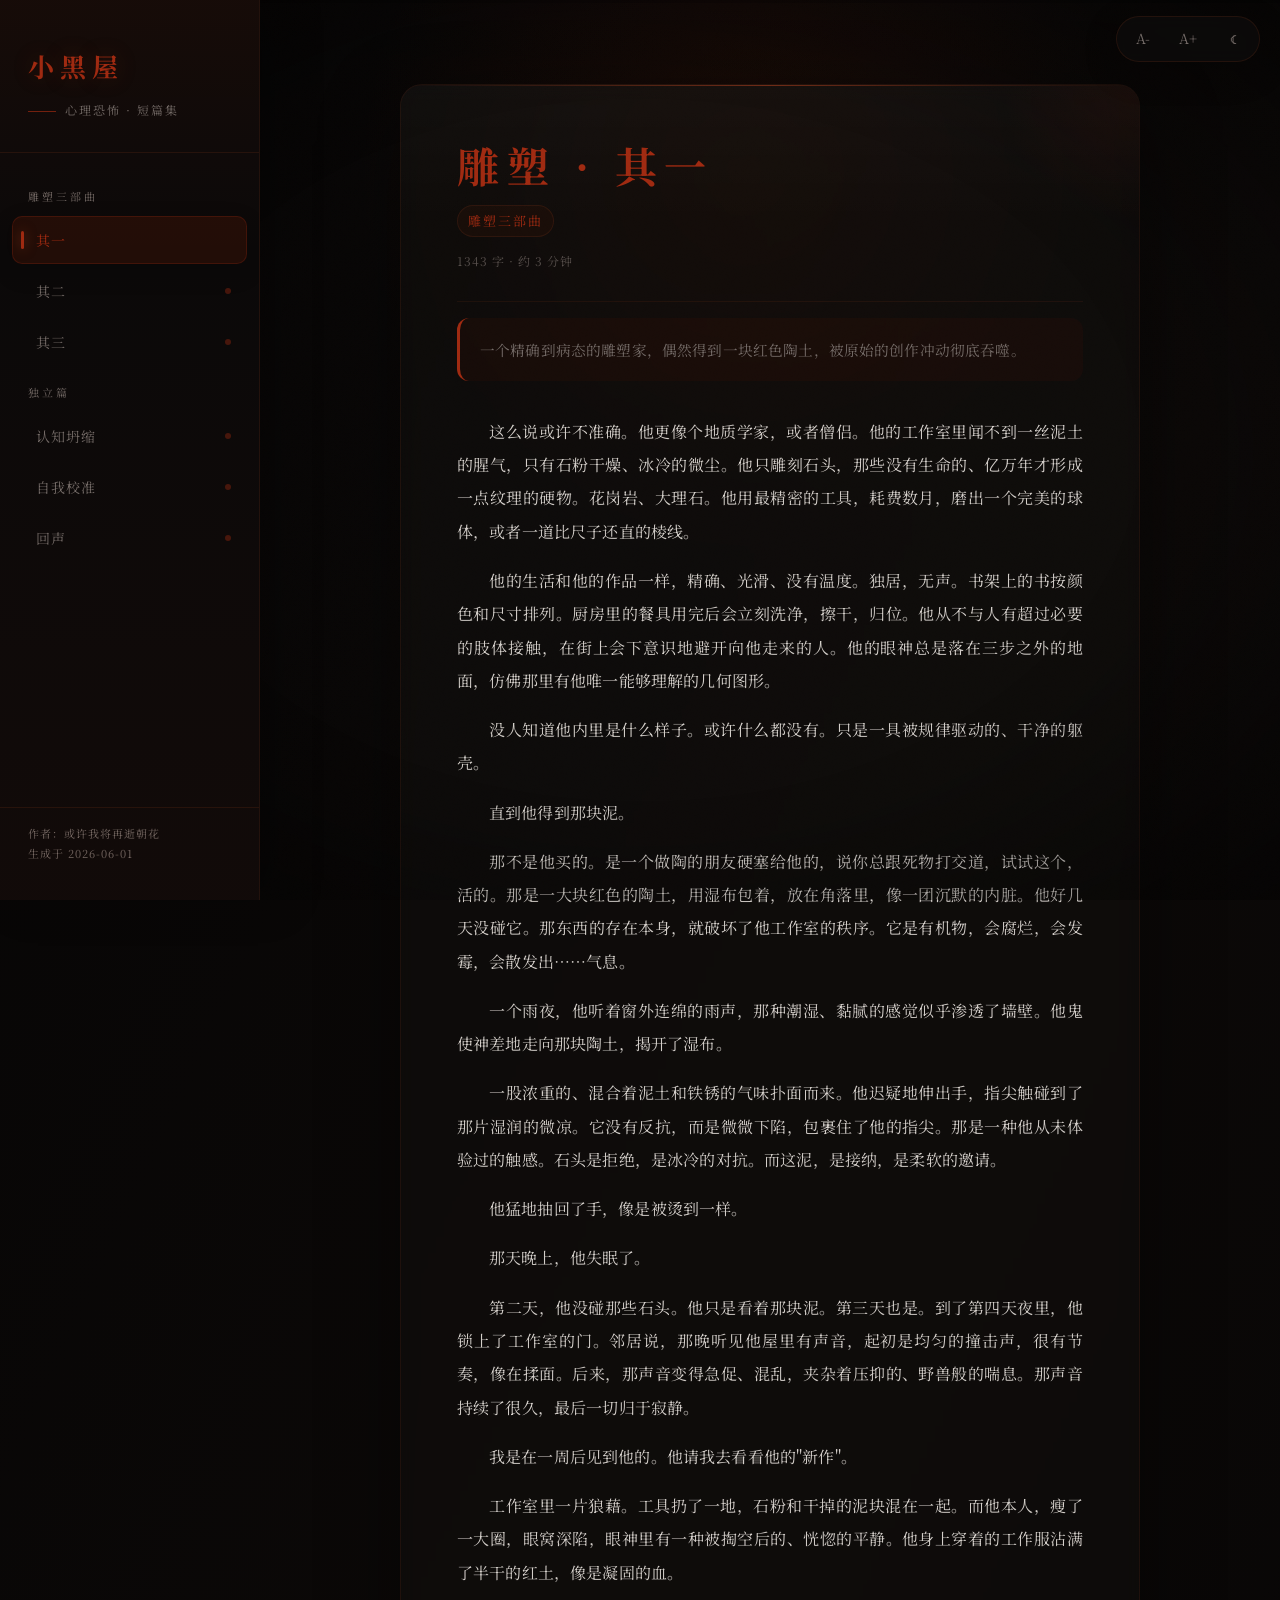
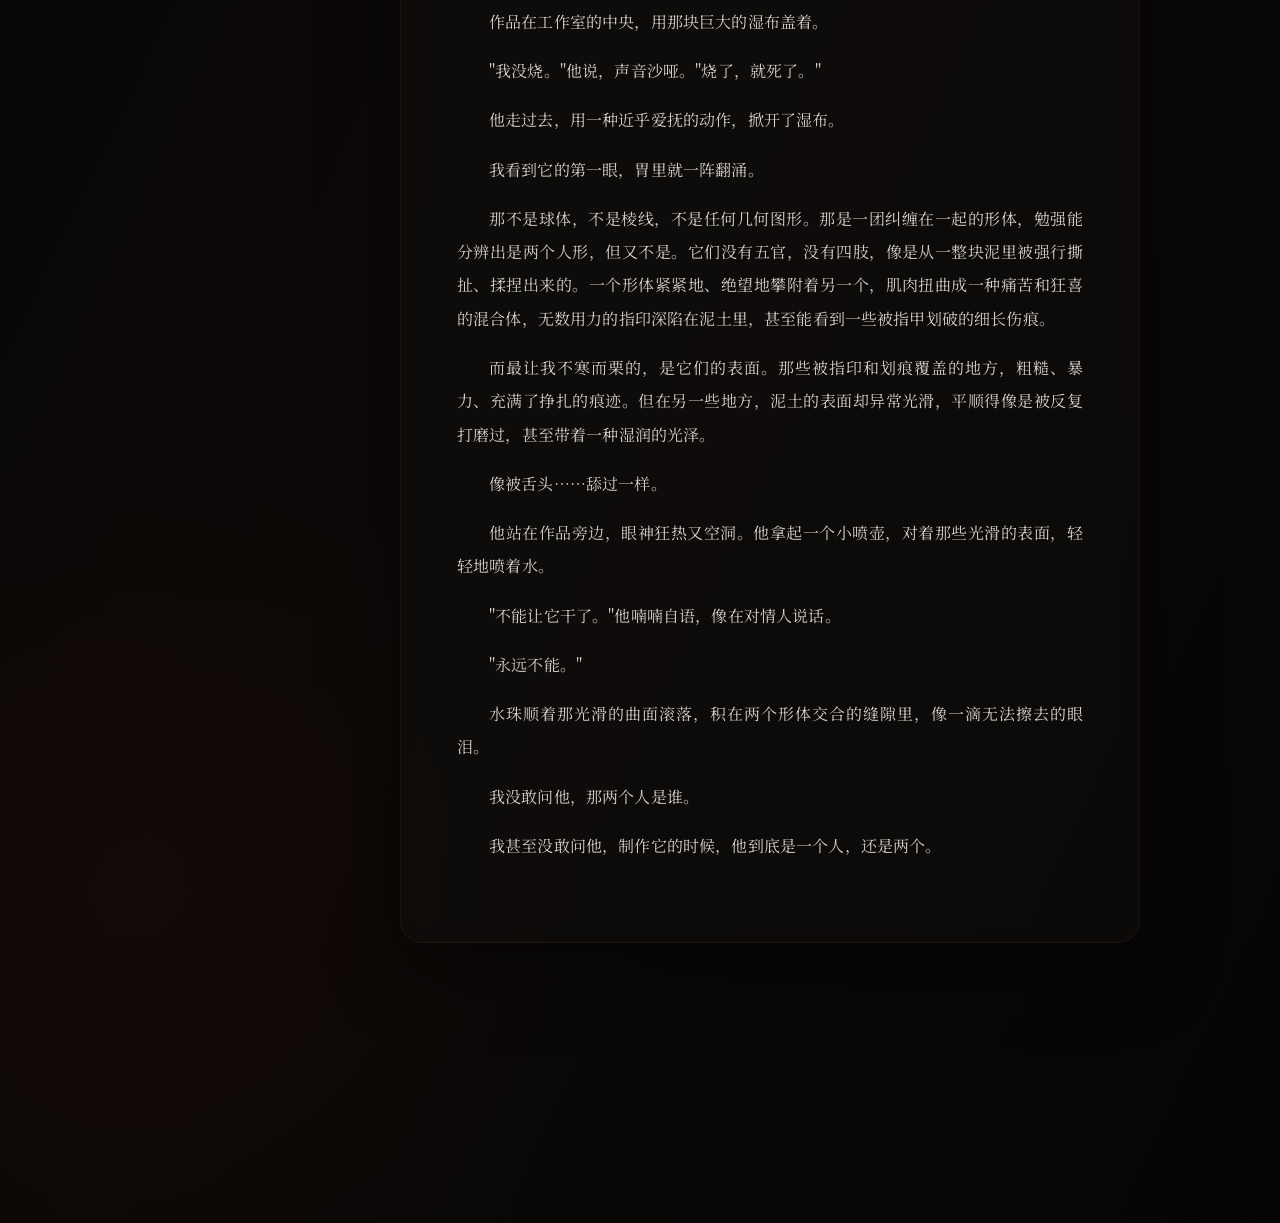
<file: 小黑屋/index.html>
<!DOCTYPE html>
<html lang="zh-CN">
<head>
<meta charset="UTF-8">
<meta name="viewport" content="width=device-width, initial-scale=1.0">
<title>小黑屋</title>
<style>
  @import url('https://fonts.googleapis.com/css2?family=Noto+Serif+SC:wght@400;700&display=swap');

  * { margin: 0; padding: 0; box-sizing: border-box; }

  :root {
    --bg: #0a0a0a;
    --bg-sidebar: #0f0f0f;
    --text: #c8c8c8;
    --text-dim: #666;
    --accent: #8b2500;
    --accent-glow: #a03000;
    --border: #1a1a1a;
    --hover: #151515;
    --active: #1a0a0a;
    --toolbar-bg: rgba(15,15,15,0.85);
    --font-size: 16px;
    --vignette-opacity: 1;
  }

  .day-mode {
    --bg: #f5f0e8;
    --bg-sidebar: #ebe6de;
    --text: #2c2c2c;
    --text-dim: #888;
    --accent: #8b2500;
    --accent-glow: #a03000;
    --border: #d5d0c8;
    --hover: #eae5dd;
    --active: #f0e8d8;
    --toolbar-bg: rgba(235,230,222,0.9);
    --vignette-opacity: 0.4;
  }

  body {
    background: var(--bg);
    color: var(--text);
    font-family: 'Noto Serif SC', 'Songti SC', 'SimSun', 'STSong', serif;
    font-size: var(--font-size);
    line-height: 2;
    display: flex;
    min-height: 100vh;
    transition: background 0.4s, color 0.4s;
  }

  ::selection { background: rgba(139,37,0,0.35); color: #fff; }
  ::-moz-selection { background: rgba(139,37,0,0.35); color: #fff; }

  /* ── Progress Bar ── */
  .progress-bar {
    position: fixed;
    top: 0; left: 260px; right: 0;
    height: 2px;
    z-index: 200;
    background: transparent;
    transition: left 0.3s;
  }
  .progress-bar .fill {
    height: 100%;
    width: 0%;
    background: var(--accent);
    box-shadow: 0 0 8px var(--accent-glow);
    transition: width 0.1s linear;
  }

  /* ── Vignette ── */
  .vignette {
    position: fixed;
    inset: 0;
    pointer-events: none;
    z-index: 50;
    opacity: var(--vignette-opacity);
    background: radial-gradient(ellipse at center, transparent 55%, rgba(0,0,0,0.45) 100%);
    transition: opacity 0.4s;
  }

  /* ── Noise Texture ── */
  .noise {
    position: fixed;
    inset: 0;
    pointer-events: none;
    z-index: 51;
    opacity: 0.035;
    mix-blend-mode: overlay;
    background-image: url("data:image/svg+xml,%3Csvg viewBox='0 0 256 256' xmlns='http://www.w3.org/2000/svg'%3E%3Cfilter id='n'%3E%3CfeTurbulence type='fractalNoise' baseFrequency='0.85' numOctaves='4' stitchTiles='stitch'/%3E%3C/filter%3E%3Crect width='100%25' height='100%25' filter='url(%23n)'/%3E%3C/svg%3E");
    background-repeat: repeat;
    background-size: 180px;
  }
  .day-mode .noise { opacity: 0.02; }

  /* ── Sidebar ── */
  .sidebar {
    position: fixed;
    top: 0; left: 0;
    width: 260px;
    height: 100vh;
    background: var(--bg-sidebar);
    border-right: 1px solid var(--border);
    padding: 40px 0 20px;
    display: flex;
    flex-direction: column;
    z-index: 100;
    transition: transform 0.3s, background 0.4s;
  }
  .sidebar-header {
    padding: 0 28px 30px;
    border-bottom: 1px solid var(--border);
    margin-bottom: 10px;
  }
  .sidebar-header h1 {
    font-size: 22px;
    font-weight: 700;
    color: var(--accent);
    letter-spacing: 6px;
    margin-bottom: 6px;
  }
  .sidebar-header p {
    font-size: 12px;
    color: var(--text-dim);
    letter-spacing: 2px;
  }
  .nav-list {
    list-style: none;
    flex: 1;
    overflow-y: auto;
    padding: 10px 0;
  }
  .nav-group-label {
    padding: 12px 28px 6px;
    font-size: 11px;
    color: var(--text-dim);
    letter-spacing: 3px;
    text-transform: uppercase;
  }
  .nav-list li[data-idx] {
    padding: 10px 28px 10px 36px;
    cursor: pointer;
    font-size: 14px;
    color: var(--text-dim);
    transition: all 0.2s;
    border-left: 3px solid transparent;
    letter-spacing: 1px;
    position: relative;
  }
  .nav-list li[data-idx]:hover {
    background: var(--hover);
    color: var(--text);
  }
  .nav-list li[data-idx].active {
    background: var(--active);
    color: var(--accent);
    border-left-color: var(--accent);
  }
  .nav-list li[data-idx]::after {
    content: '';
    position: absolute;
    right: 16px;
    top: 50%;
    transform: translateY(-50%);
    width: 6px;
    height: 6px;
    border-radius: 50%;
    background: var(--accent);
    opacity: 0;
    transition: opacity 0.3s;
  }
  .nav-list li[data-idx].visited::after { opacity: 0.4; }
  .nav-list li[data-idx].active::after { opacity: 0; }
  .sidebar-footer {
    padding: 16px 28px;
    border-top: 1px solid var(--border);
    font-size: 11px;
    color: var(--text-dim);
    letter-spacing: 1px;
    line-height: 1.8;
  }

  /* ── Main Content ── */
  .main {
    margin-left: 260px;
    flex: 1;
    min-height: 100vh;
    display: flex;
    flex-direction: column;
    align-items: center;
    padding: 60px 40px 80px;
    transition: margin-left 0.3s;
  }
  .article-wrap {
    max-width: 680px;
    width: 100%;
    opacity: 0;
    transform: translateY(16px);
    animation: fadeUp 0.6s cubic-bezier(0.22,1,0.36,1) forwards;
  }
  @keyframes fadeUp {
    to { opacity: 1; transform: translateY(0); }
  }
  .article-wrap h1 {
    font-size: 28px;
    font-weight: 700;
    color: var(--accent);
    margin-bottom: 8px;
    letter-spacing: 4px;
  }
  .article-subtitle {
    font-size: 13px;
    color: var(--text-dim);
    margin-bottom: 10px;
    letter-spacing: 2px;
  }
  .article-meta {
    font-size: 12px;
    color: var(--text-dim);
    margin-bottom: 40px;
    letter-spacing: 1px;
    opacity: 0.7;
  }
  .article-wrap p {
    text-indent: 2em;
    margin-bottom: 0.8em;
    text-align: justify;
  }
  .article-wrap p.no-indent { text-indent: 0; }
  .article-wrap p.drop-cap::first-letter {
    float: left;
    font-size: 3.2em;
    line-height: 0.85;
    padding-right: 8px;
    padding-top: 6px;
    color: var(--accent);
    font-weight: 700;
  }
  .article-wrap hr {
    border: none;
    border-top: 1px solid var(--border);
    margin: 40px auto;
    width: 60px;
  }
  .article-wrap strong {
    color: var(--accent-glow);
    font-weight: 700;
  }
  .end-mark {
    text-align: center;
    margin-top: 60px;
    color: var(--text-dim);
    font-size: 13px;
    letter-spacing: 4px;
  }

  /* ── Next Story Prompt ── */
  .next-prompt {
    display: none;
    margin-top: 60px;
    padding: 30px;
    text-align: center;
    border-top: 1px solid var(--border);
    opacity: 0;
    transform: translateY(10px);
    transition: opacity 0.5s, transform 0.5s;
  }
  .next-prompt.show { display: block; }
  .next-prompt.visible { opacity: 1; transform: translateY(0); }
  .next-prompt .label {
    font-size: 12px;
    color: var(--text-dim);
    letter-spacing: 2px;
    margin-bottom: 12px;
  }
  .next-prompt .next-btn {
    display: inline-block;
    padding: 10px 28px;
    border: 1px solid var(--accent);
    color: var(--accent);
    font-size: 14px;
    letter-spacing: 2px;
    cursor: pointer;
    border-radius: 4px;
    transition: all 0.3s;
    font-family: inherit;
    background: none;
  }
  .next-prompt .next-btn:hover {
    background: var(--accent);
    color: #fff;
  }

  /* ── Back to Top ── */
  .back-top {
    position: fixed;
    bottom: 24px;
    right: 24px;
    width: 40px;
    height: 40px;
    border-radius: 50%;
    border: 1px solid var(--border);
    background: var(--toolbar-bg);
    backdrop-filter: blur(8px);
    -webkit-backdrop-filter: blur(8px);
    color: var(--text-dim);
    font-size: 18px;
    cursor: pointer;
    display: flex;
    align-items: center;
    justify-content: center;
    opacity: 0;
    transform: translateY(10px);
    transition: all 0.3s;
    z-index: 150;
    pointer-events: none;
  }
  .back-top.show {
    opacity: 1;
    transform: translateY(0);
    pointer-events: auto;
  }
  .back-top:hover {
    border-color: var(--accent);
    color: var(--accent);
  }

  /* ── Toolbar ── */
  .toolbar {
    position: fixed;
    top: 16px;
    right: 20px;
    display: flex;
    gap: 6px;
    z-index: 200;
    background: var(--toolbar-bg);
    backdrop-filter: blur(8px);
    -webkit-backdrop-filter: blur(8px);
    border: 1px solid var(--border);
    border-radius: 8px;
    padding: 6px 8px;
    transition: background 0.4s, border-color 0.4s;
  }
  .toolbar button {
    background: none;
    border: 1px solid transparent;
    color: var(--text-dim);
    font-size: 14px;
    padding: 4px 10px;
    border-radius: 4px;
    cursor: pointer;
    transition: all 0.2s;
    font-family: inherit;
    line-height: 1.4;
  }
  .toolbar button:hover {
    color: var(--text);
    border-color: var(--border);
    background: var(--hover);
  }

  /* ── Mobile Toggle ── */
  .sidebar-toggle {
    display: none;
    position: fixed;
    top: 16px;
    left: 16px;
    z-index: 300;
    background: var(--toolbar-bg);
    backdrop-filter: blur(8px);
    -webkit-backdrop-filter: blur(8px);
    border: 1px solid var(--border);
    border-radius: 8px;
    padding: 8px 12px;
    color: var(--text-dim);
    font-size: 18px;
    cursor: pointer;
    transition: background 0.4s;
  }
  .overlay {
    display: none;
    position: fixed;
    inset: 0;
    background: rgba(0,0,0,0.5);
    z-index: 90;
  }

  /* ── Scrollbar ── */
  ::-webkit-scrollbar { width: 6px; }
  ::-webkit-scrollbar-track { background: transparent; }
  ::-webkit-scrollbar-thumb { background: #333; border-radius: 3px; }
  .day-mode ::-webkit-scrollbar-thumb { background: #ccc; }

  /* ── Key Hint ── */
  .key-hint {
    position: fixed;
    bottom: 16px;
    left: 50%;
    transform: translateX(-50%);
    font-size: 11px;
    color: var(--text-dim);
    letter-spacing: 1px;
    opacity: 0;
    transition: opacity 0.5s;
    z-index: 10;
    pointer-events: none;
  }
  .key-hint.show { opacity: 0.4; }
  .key-hint kbd {
    display: inline-block;
    padding: 1px 6px;
    border: 1px solid var(--border);
    border-radius: 3px;
    font-size: 11px;
    font-family: inherit;
    margin: 0 2px;
  }

  /* ── Responsive ── */
  @media (max-width: 768px) {
    .sidebar { transform: translateX(-100%); }
    .sidebar.open { transform: translateX(0); }
    .sidebar-toggle { display: block; }
    .overlay.show { display: block; }
    .main { margin-left: 0; padding: 70px 20px 60px; }
    .toolbar { top: 14px; right: 60px; }
    .progress-bar { left: 0; }
    .vignette { display: none; }
  }
  /* ── UI Polish Layer ── */
  :root {
    --bg: #060505;
    --bg-sidebar: rgba(12, 10, 10, 0.94);
    --text: #d4cfca;
    --text-dim: #746b67;
    --accent: #9f2a11;
    --accent-glow: #c0441f;
    --border: rgba(145, 60, 32, 0.18);
    --hover: rgba(139,37,0,0.10);
    --active: rgba(139,37,0,0.18);
    --toolbar-bg: rgba(13, 11, 11, 0.82);
    --paper: rgba(18, 15, 14, 0.54);
    --paper-border: rgba(145, 60, 32, 0.14);
    --shadow: rgba(0,0,0,0.45);
  }

  .day-mode {
    --bg: #f3ede3;
    --bg-sidebar: rgba(238, 230, 218, 0.94);
    --text: #2b2623;
    --text-dim: #83766e;
    --accent: #9b2b14;
    --accent-glow: #b33b1b;
    --border: rgba(109, 61, 38, 0.18);
    --hover: rgba(139,37,0,0.08);
    --active: rgba(139,37,0,0.12);
    --toolbar-bg: rgba(239, 231, 219, 0.86);
    --paper: rgba(255, 250, 241, 0.58);
    --paper-border: rgba(109, 61, 38, 0.16);
    --shadow: rgba(80,58,38,0.12);
  }

  body {
    background:
      radial-gradient(circle at 58% 6%, rgba(139, 37, 0, 0.12), transparent 30vw),
      radial-gradient(circle at 10% 88%, rgba(65, 14, 8, 0.16), transparent 34vw),
      linear-gradient(115deg, var(--bg), #0c0908 54%, var(--bg));
    letter-spacing: 0.01em;
  }
  .day-mode body,
  body.day-mode {
    background:
      radial-gradient(circle at 58% 6%, rgba(139, 37, 0, 0.08), transparent 30vw),
      radial-gradient(circle at 10% 88%, rgba(186, 129, 82, 0.18), transparent 34vw),
      linear-gradient(115deg, var(--bg), #fbf5eb 54%, var(--bg));
  }

  .progress-bar { height: 3px; background: rgba(0,0,0,0.16); }
  .progress-bar .fill {
    background: linear-gradient(90deg, #541407, var(--accent), #e15b2d);
    box-shadow: 0 0 14px rgba(192, 68, 31, 0.75);
  }

  .sidebar {
    box-shadow: 18px 0 40px rgba(0,0,0,0.26);
    backdrop-filter: blur(14px);
    -webkit-backdrop-filter: blur(14px);
  }
  .sidebar::before {
    content: '';
    position: absolute;
    inset: 0;
    pointer-events: none;
    background: linear-gradient(180deg, rgba(139,37,0,0.09), transparent 28%, rgba(139,37,0,0.05));
  }
  .sidebar-header { position: relative; }
  .sidebar-header h1 {
    font-size: 26px;
    text-shadow: 0 0 24px rgba(192, 68, 31, 0.22);
  }
  .sidebar-header p::before {
    content: '';
    display: inline-block;
    width: 28px;
    height: 1px;
    margin-right: 9px;
    vertical-align: middle;
    background: var(--accent);
    opacity: 0.7;
  }

  .nav-list li[data-idx] {
    margin: 3px 12px;
    border-radius: 10px;
    border-left-width: 0;
    padding-left: 24px;
  }
  .nav-list li[data-idx].active {
    box-shadow: inset 0 0 0 1px rgba(159,42,17,0.25), 0 8px 24px rgba(0,0,0,0.16);
  }
  .nav-list li[data-idx].active::before {
    content: '';
    position: absolute;
    left: 9px;
    top: 50%;
    transform: translateY(-50%);
    width: 3px;
    height: 18px;
    border-radius: 999px;
    background: var(--accent);
    box-shadow: 0 0 12px rgba(192,68,31,0.55);
  }
  .nav-list li[data-idx]:hover {
    transform: translateX(2px);
  }

  .main {
    padding-top: 84px;
  }
  .article-wrap {
    max-width: 740px;
    padding: 52px 56px 64px;
    border: 1px solid var(--paper-border);
    border-radius: 22px;
    background:
      linear-gradient(180deg, rgba(255,255,255,0.018), transparent 140px),
      var(--paper);
    box-shadow: 0 24px 80px var(--shadow);
    backdrop-filter: blur(8px);
    -webkit-backdrop-filter: blur(8px);
    position: relative;
    overflow: hidden;
  }
  .article-wrap::before {
    content: '';
    position: absolute;
    left: 0; right: 0; top: 0;
    height: 1px;
    background: linear-gradient(90deg, transparent, rgba(192,68,31,0.55), transparent);
  }
  .article-wrap::after {
    content: '';
    position: absolute;
    top: -120px;
    right: -120px;
    width: 260px;
    height: 260px;
    border-radius: 50%;
    background: radial-gradient(circle, rgba(159,42,17,0.10), transparent 68%);
    pointer-events: none;
  }
  .article-wrap h1 {
    font-size: clamp(30px, 4vw, 42px);
    letter-spacing: 0.18em;
    line-height: 1.35;
    margin-bottom: 10px;
  }
  .article-subtitle {
    display: inline-block;
    margin-bottom: 12px;
    padding: 2px 10px;
    border: 1px solid var(--border);
    border-radius: 999px;
    background: rgba(139,37,0,0.08);
    color: var(--accent);
  }
  .article-meta {
    padding-bottom: 28px;
    margin-bottom: 34px;
    border-bottom: 1px solid var(--border);
  }
  .article-desc {
    margin: -18px 0 34px;
    padding: 18px 20px;
    border-left: 3px solid var(--accent);
    border-radius: 12px;
    background: rgba(139,37,0,0.075);
    color: var(--text-dim);
    font-size: 0.92em;
    line-height: 1.85;
  }
  .article-wrap p {
    line-height: 2.08;
    margin-bottom: 1em;
  }
  .article-wrap p.drop-cap::first-letter {
    text-shadow: 0 0 18px rgba(192,68,31,0.25);
  }
  .article-wrap hr {
    width: 86px;
    border-top: none;
    height: 1px;
    background: linear-gradient(90deg, transparent, var(--accent), transparent);
    opacity: 0.45;
  }

  .toolbar {
    border-radius: 999px;
    padding: 7px;
    box-shadow: 0 10px 34px rgba(0,0,0,0.22);
  }
  .toolbar button {
    min-width: 38px;
    border-radius: 999px;
  }
  .toolbar button:active,
  .back-top:active,
  .next-btn:active {
    transform: scale(0.96);
  }

  .next-prompt {
    width: min(740px, 100%);
    border-radius: 18px;
    background: var(--paper);
    border: 1px solid var(--paper-border);
    box-shadow: 0 18px 50px var(--shadow);
  }
  .back-top {
    box-shadow: 0 12px 36px rgba(0,0,0,0.25);
  }

  @media (max-width: 768px) {
    .article-wrap {
      padding: 38px 24px 48px;
      border-radius: 18px;
    }
    .main { padding-top: 86px; }
  }
</style>
</head>
<body>

<!-- Vignette -->
<div class="vignette"></div>
<!-- Noise Texture -->
<div class="noise"></div>
<!-- Progress Bar -->
<div class="progress-bar"><div class="fill" id="progressFill"></div></div>

<!-- Sidebar Toggle (mobile) -->
<button class="sidebar-toggle" onclick="toggleSidebar()" aria-label="Menu">&#9776;</button>
<div class="overlay" id="overlay" onclick="toggleSidebar()"></div>

<!-- Sidebar -->
<nav class="sidebar" id="sidebar">
  <div class="sidebar-header">
    <h1>小黑屋</h1>
    <p>心理恐怖 · 短篇集</p>
  </div>
  <ul class="nav-list" id="navList">
    <li class="nav-group-label">雕塑三部曲</li>
    <li data-idx="0" onclick="switchTo(0)">其一</li>
    <li data-idx="1" onclick="switchTo(1)">其二</li>
    <li data-idx="2" onclick="switchTo(2)">其三</li>
    <li class="nav-group-label">独立篇</li>
    <li data-idx="3" onclick="switchTo(3)">认知坍缩</li>
    <li data-idx="4" onclick="switchTo(4)">自我校准</li>
    <li data-idx="5" onclick="switchTo(5)">回声</li>
  </ul>
  <div class="sidebar-footer">
    作者：或许我将再逝朝花<br>
    生成于 2026-06-01
  </div>
</nav>

<!-- Toolbar -->
<div class="toolbar">
  <button onclick="changeFontSize(-1)" title="缩小字号">A-</button>
  <button onclick="changeFontSize(1)" title="放大字号">A+</button>
  <button id="themeBtn" onclick="toggleTheme()" title="切换日间/夜间模式">&#9790;</button>
</div>

<!-- Main Content -->
<main class="main">
  <div id="contentArea"></div>
  <div class="next-prompt" id="nextPrompt">
    <div class="label">- 下一篇 -</div>
    <button class="next-btn" id="nextBtn"></button>
  </div>
</main>

<!-- Back to Top -->
<button class="back-top" id="backTop" onclick="window.scrollTo({top:0,behavior:'smooth'})" title="返回顶部">&#8593;</button>
<!-- Key Hint -->
<div class="key-hint" id="keyHint"><kbd>&larr;</kbd> <kbd>&rarr;</kbd> 切换</div>

<script>
// ── Story Data ──
const stories = [
{
  title: "雕塑 · 其一",
  tag: "雕塑三部曲",
  desc: "一个精确到病态的雕塑家，偶然得到一块红色陶土，被原始的创作冲动彻底吞噬。",
  html: `
<p>他曾是个雕塑家。</p>
<p>这么说或许不准确。他更像个地质学家，或者僧侣。他的工作室里闻不到一丝泥土的腥气，只有石粉干燥、冰冷的微尘。他只雕刻石头，那些没有生命的、亿万年才形成一点纹理的硬物。花岗岩、大理石。他用最精密的工具，耗费数月，磨出一个完美的球体，或者一道比尺子还直的棱线。</p>
<p>他的生活和他的作品一样，精确、光滑、没有温度。独居，无声。书架上的书按颜色和尺寸排列。厨房里的餐具用完后会立刻洗净，擦干，归位。他从不与人有超过必要的肢体接触，在街上会下意识地避开向他走来的人。他的眼神总是落在三步之外的地面，仿佛那里有他唯一能够理解的几何图形。</p>
<p>没人知道他内里是什么样子。或许什么都没有。只是一具被规律驱动的、干净的躯壳。</p>
<p>直到他得到那块泥。</p>
<p>那不是他买的。是一个做陶的朋友硬塞给他的，说你总跟死物打交道，试试这个，活的。那是一大块红色的陶土，用湿布包着，放在角落里，像一团沉默的内脏。他好几天没碰它。那东西的存在本身，就破坏了他工作室的秩序。它是有机物，会腐烂，会发霉，会散发出……气息。</p>
<p>一个雨夜，他听着窗外连绵的雨声，那种潮湿、黏腻的感觉似乎渗透了墙壁。他鬼使神差地走向那块陶土，揭开了湿布。</p>
<p>一股浓重的、混合着泥土和铁锈的气味扑面而来。他迟疑地伸出手，指尖触碰到了那片湿润的微凉。它没有反抗，而是微微下陷，包裹住了他的指尖。那是一种他从未体验过的触感。石头是拒绝，是冰冷的对抗。而这泥，是接纳，是柔软的邀请。</p>
<p>他猛地抽回了手，像是被烫到一样。</p>
<p>那天晚上，他失眠了。</p>
<p>第二天，他没碰那些石头。他只是看着那块泥。第三天也是。到了第四天夜里，他锁上了工作室的门。邻居说，那晚听见他屋里有声音，起初是均匀的撞击声，很有节奏，像在揉面。后来，那声音变得急促、混乱，夹杂着压抑的、野兽般的喘息。那声音持续了很久，最后一切归于寂静。</p>
<p>我是在一周后见到他的。他请我去看看他的"新作"。</p>
<p>工作室里一片狼藉。工具扔了一地，石粉和干掉的泥块混在一起。而他本人，瘦了一大圈，眼窝深陷，眼神里有一种被掏空后的、恍惚的平静。他身上穿着的工作服沾满了半干的红土，像是凝固的血。</p>
<p>作品在工作室的中央，用那块巨大的湿布盖着。</p>
<p>"我没烧。"他说，声音沙哑。"烧了，就死了。"</p>
<p>他走过去，用一种近乎爱抚的动作，掀开了湿布。</p>
<p>我看到它的第一眼，胃里就一阵翻涌。</p>
<p>那不是球体，不是棱线，不是任何几何图形。那是一团纠缠在一起的形体，勉强能分辨出是两个人形，但又不是。它们没有五官，没有四肢，像是从一整块泥里被强行撕扯、揉捏出来的。一个形体紧紧地、绝望地攀附着另一个，肌肉扭曲成一种痛苦和狂喜的混合体，无数用力的指印深陷在泥土里，甚至能看到一些被指甲划破的细长伤痕。</p>
<p>而最让我不寒而栗的，是它们的表面。那些被指印和划痕覆盖的地方，粗糙、暴力、充满了挣扎的痕迹。但在另一些地方，泥土的表面却异常光滑，平顺得像是被反复打磨过，甚至带着一种湿润的光泽。</p>
<p>像被舌头……舔过一样。</p>
<p>他站在作品旁边，眼神狂热又空洞。他拿起一个小喷壶，对着那些光滑的表面，轻轻地喷着水。</p>
<p>"不能让它干了。"他喃喃自语，像在对情人说话。</p>
<p>"永远不能。"</p>
<p>水珠顺着那光滑的曲面滚落，积在两个形体交合的缝隙里，像一滴无法擦去的眼泪。</p>
<p>我没敢问他，那两个人是谁。</p>
<p>我甚至没敢问他，制作它的时候，他到底是一个人，还是两个。</p>`
},
{
  title: "雕塑 · 其二",
  tag: "雕塑三部曲",
  desc: "泥塑‘长大’了。破门而入时，雕塑家正将泥土涂抹在自己身上，准备与之合为一体。",
  html: `
<p>我离开了他的工作室，几乎是跑着。</p>
<p>我感觉自己身上沾了什么东西，不是泥土，而是一种……粘腻的目光。回家后，我洗了很久的澡，水流滚烫，但那种被审视的感觉依然附在皮肤上。那晚我做了一个梦。我梦见自己躺在床上，天花板上渗下一滴滴红色的泥浆，滴在我的脸上，我的胸口，缓慢地将我包裹，塑形。我无法呼吸，却感到一种前所未有的平静。</p>
<p>我醒来时，浑身是汗。</p>
<p>我发誓再也不去见他。我拉黑了他的电话。我绕着路走，避开他工作室所在的街区。但恐惧像霉菌，一旦在心里生了根，就会在最阴暗的角落里悄悄蔓延。我开始对一些日常事物感到莫名的恶心。揉面的面团，没吃完的肉酱，甚至恋人抚摸我皮肤时，指腹下陷的触感。</p>
<p>我以为我可以就这样把他和那件东西一起从记忆里抹去。</p>
<p>直到那个做陶的朋友，就是送他陶土的那位，给我打了电话。他的声音很焦急，说他联系不上那个雕塑家了，已经快一个月。他去敲门，没人应，但能从门缝里闻到一股奇怪的味道。</p>
<p>"像什么？"我问，手心已经开始出汗。</p>
<p>电话那头沉默了一会儿。"像……忘了浇水的盆栽，烂在了土里。但又……有点像肉。"</p>
<p>我们一起去了。</p>
<p>门是锁着的。朋友找来了管理员。门打开的一瞬间，那股气味几乎把我们掀翻在地。更浓了，更复杂了。腐烂的植物，混着旧铁的腥气，还有一丝微弱的、几乎可以忽略不计的……甜味。</p>
<p>工作室里比我上次来时更暗，窗帘都拉上了。空气又湿又重，像是在呼吸一团浸满水的脏棉花。</p>
<p>然后我们看到了。</p>
<p>那件"作品"还在中央。但它变了。</p>
<p>它"长大"了。</p>
<p>我发誓它比我上次见时大了一圈。不再是两个纠缠的形体，而是……一整个土丘。原来的轮廓变得模糊，像是被一层新的、湿润的泥土覆盖了。那些挣扎的指痕和划痕都不见了，取而代之的是一片平滑。那不是打磨出来的光滑，而是像皮肤一样，带着某种张力的、完整的光滑。</p>
<p>土丘的表面，均匀地分布着一些……孔洞。大小不一，深浅不一，像是无数张看不见的嘴，在安静地呼吸着这房间里沉滞的空气。</p>
<p>雕塑家本人，就在土丘旁边。</p>
<p>他蜷缩在地上，身上披着一块曾经是白色的布，现在已经和地上的红泥融为一体。他赤着身子，瘦得像一具骨架。他手里也攥着一团泥，正专注地、一遍又一遍地，往自己身上涂抹。他的动作轻柔得像是在进行某种神圣的仪式。</p>
<p>他听见我们进来，缓缓地转过头。</p>
<p>他的眼睛里已经没有那种狂热和空洞了，只剩下一种……满足。一种即将尘埃落定的、彻底的安宁。</p>
<p>他对我笑了笑，嘴唇开裂，声音轻得像耳语：</p>
<p>"快好了。"</p>
<p>他指了指那个土丘，又指了指自己。</p>
<p>"马上……我们就能合在一起了。"</p>
<p>管理员尖叫着跑出去报警。我呆立在原地，动弹不得。我看到，在雕塑家涂抹泥土的手臂上，在他胸口那片新敷的、湿润的红色下，皮肤正微微地起伏着。</p>
<p>不是呼吸。</p>
<p>是像有什么东西，在泥土下面蠕动。</p>
<p>警察来得很快。官方的说法是，他精神彻底崩溃，长期幽闭自己，产生了严重的幻觉。工作室因为卫生状况极差，加上一处老化的煤气管道有轻微泄漏，导致他慢性中毒，加剧了精神问题。</p>
<p>那座泥塑被当作"证物"处理了。几个穿着防护服的人用厚厚的帆布把它整个包裹起来，抬了出去。我看见其中一个人在搬运的时候，手滑了一下，扶在了那东西的表面。他立刻像被电击一样缩回了手，惊恐地看着自己的手套。</p>
<p>后来我听说，处理那堆东西的工人坚称，那堆泥……是温的。</p>
<p>雕塑家被送进了疗养院。他不再说话，也不再碰任何东西。他只是整天坐在窗边，用手指在玻璃上，一遍又一遍地，画着一个不断向内盘旋的螺旋。</p>
<p>我再也没见过他。但有时，在下雨的深夜，我会突然闻到那股味道。泥土、铁锈，还有一丝若有若无的甜。我知道那只是记忆在作祟。理性告诉我，一切都结束了。</p>
<p>但我总会忍不住走到镜子前，仔细端详自己的皮肤。</p>
<p>因为我总觉得，在我的皮肤下面，有什么东西……也想出来。</p>`
},
{
  title: "雕塑 · 其三",
  tag: "雕塑三部曲",
  desc: "搬家、恋爱、试图回归正常。直到那句‘像能把人捏成别的样子’彻底触发了雕塑家本能。",
  html: `
<p>那之后，我搬了家。换了城市。我找了一份和艺术毫不相关的工作，在一家会计师事务所里，每天对着数字。数字是好的。它们精确、干净、不会变形。</p>
<p>我以为我好了。</p>
<p>我遇到了Anna。她是个图书馆管理员，身上总有一股旧书和阳光的味道。她很温暖，也很真实。她的手心总是热的，笑起来的时候眼睛会弯成一道好看的弧线。她是我对抗那段记忆的药。我需要她的体温来确认我自己还活着，而不是一具被回忆浸泡的、冰冷的躯壳。</p>
<p>我们在一起了。我们的生活很平静。做饭，散步，在沙发上看老电影。我们做爱。起初，那是我的救赎。在她的怀抱里，我能暂时忘记那间工作室，忘记那个土丘，忘记那股腐烂又香甜的气味。Anna的身体是柔软的，有生命的，每一次心跳都在告诉我：这是真的，这是活的，你安全了。</p>
<p>我努力说服自己。</p>
<p>直到有一天晚上。外面也在下雨，不大，只是淅淅沥沥地打在窗上。我们在床上，Anna的手指滑过我的后背。她在我耳边轻声说："你的手真有劲，摸上去……像能把人捏成别的样子。"</p>
<p>时间在那一刻凝固了。</p>
<p>世界在一瞬间失去了声音，只剩下她那句话在我脑子里盘旋、放大。</p>
<p>像能把人捏成别的样子。</p>
<p>我低头看着她。灯光很暗，她的脸在阴影里显得模糊。但我看到的，不再是Anna的脸。我看到了起伏的丘陵，看到了温润的、等待被塑造的材质。她的皮肤，在我的注视下，失去了人的质感，变成了一片拥有无限可塑性的……表面。</p>
<p>我开始抚摸她。</p>
<p>但那不再是爱人的抚摸。我的指尖像探针一样，在勘探她骨骼的结构，感受她肌肉的纹理。我抚过她的锁骨，那道优美的曲线，我觉得不够完美。还差一点。应该再陡峭一些，再决绝一些。我按了下去。</p>
<p>她在我身下微微瑟缩了一下，也许是痛，也许是别的什么。但我没有停。</p>
<p>我的脑子是空的，也是满的。我不再思考，只剩下本能。那个雕塑家的本能。我的手有了自己的意志。它们在工作。在揉捏，在按压，在刮削。我要消除瑕疵，我要强化轮廓。她的腰线太柔和了，我要让它变得更有力。她的臀部太平滑了，我要在上面留下深刻的、属于我的印记。</p>
<p>这是一种疯狂的交合，但与激情无关。它更像是一场孤独的、暴力的创作。我俯在她身上，像一头野兽，又像一个虔诚的工匠。汗水从我额头滴下，落在她的皮肤上，像是为了保持"材料"的湿润。我听不见她的声音了，听不见雨声，也听不见自己的喘息。我所有的感官，都集中在我的双手和她那具正在我手下……成形的身体之间。</p>
<p>我不知道过了多久。</p>
<p>当我终于停下来时，我的身体像被抽空了一样。Anna已经睡着了，或者说，是昏过去了。她的呼吸很轻，均匀地起伏着。</p>
<p>我没有吻她。我也没有拥抱她。</p>
<p>我就那样，借着窗外透进来的微光，审视着她。</p>
<p>她的身上布满了红色的指痕和抓痕，像一件刚刚脱模、还带着粗糙痕迹的陶器。有些地方甚至微微泛着青紫，像是烧制过程中温度不均留下的瑕疵。</p>
<p>我看着她，心里没有爱，没有悔，也没有恐惧。只有一种冰冷的、近乎挑剔的满足。</p>
<p>就像那个雕塑家说的。</p>
<p>"快好了。"</p>
<p>我慢慢抬起自己的手，举到眼前。我的指甲缝里，塞着一些暗红色的东西。</p>
<p>那不是皮屑。也不是凝固的血。</p>
<p>我用另一只手的小指，小心地把它抠出来一点，放在指腹上捻了捻。</p>
<p>是干燥的、红色的粉末。</p>`
},
{
  title: "认知坍缩",
  tag: "独立篇",
  desc: "认知崩塌。世界万物失去了原本的形态，全部变成了‘等待被塑造的材料’。",
  html: `
<p>我是在冰冷的浴室地砖上醒来的。或者说，恢复意识的。</p>
<p>我不知道我为什么会在这里，也不知道我躺了多久。我的记忆在那个"快好了"的念头之后，就断成了一片片无法拼合的碎片。我试着回忆Anna，但她的脸在我的脑海里像一幅没干透的水彩画，五官流淌、融化，最后只剩下一团温暖的、泛着红色的颜料。</p>
<p>我挣扎着站起来，全身的骨头像散了架一样。镜子里的人我不认识。他和我长得一样，但不是我。他的眼神不对。那不是一个会计师的眼神。那是一种勘探者的眼神，锐利、冰冷，在评估镜子里的这张脸——评估它的骨骼结构，皮肤的质地，评估这块"材料"的优劣。</p>
<p>我抬起手，想摸摸自己的脸。我的指尖在离我脸颊还有一公分的地方停住了。</p>
<p>我看到我的指甲缝里，那些暗红色的粉末还在。</p>
<p>一股难以言喻的恶心让我弯下腰，剧烈地干呕。什么也没吐出来，只有酸涩的胃液。当我直起腰，重新看向镜子时，我发现我的认知正在分崩离析。</p>
<p>这个世界……在我的眼里……失去了它原本的形态。</p>
<p>我看着盥洗台。它是陶瓷的。我能"看"到它的本质——高岭土、石英、长石，在1300度的高温中烧结成型。我能"感受"到它分子层面的震动。我用手指敲了敲，声音清脆，但传入我耳朵的却不是"当当"声，而是一段遥远的、高亢的悲鸣，像黏土在窑火中最后的呻吟。</p>
<p>词语开始失去意义。</p>
<p>"浴室"，这个词分解了。它不再是一个房间，而是一组材质的集合：陶瓷、玻璃、不锈钢、水。它们彼此独立，又在我的凝视下强行关联。它们都在对我"述说"，述说它们的构成、它们的历史、它们的……可塑性。</p>
<p>我跌跌撞撞地走出浴室。公寓里空无一人。Anna走了。她的东西还在，但属于她的那股活人的气息已经消失了。餐桌上，我看到她留下的钥匙和一张纸条。</p>
<p>我走过去，拿起那张纸。上面是她的字迹，慌乱、潦草，有些地方因为泪水而模糊不清。</p>
<p>我盯着那些字。我认得它们，我知道它们曾经代表着某种含义。但我无法理解。它们对我来说，只是一些黑色的、没有生命的线条在白色平面上的排列组合。像岩石上的裂纹，像干涸河床上的龟裂。它们有形状，但没有灵魂。</p>
<p>我把纸条翻过来，背面是空白的。</p>
<p>空白……多好的材料。</p>
<p>我放下纸条，环顾四周。我的家。我曾经熟悉的一切，此刻都变成了陌生的素材。木制的地板，我看到的是被剥皮、切割、烘干的树木的尸体。墙上的乳胶漆，我闻到的是化学聚合物和腻子粉混合的腥气。窗外的城市……</p>
<p>哦，窗外的城市。</p>
<p>那不是城市。那是一个宏伟的、尚未完工的巨型雕塑。高楼是插在地上的巨大石笋，街道是被人为切割开的丑陋裂缝。行驶的汽车是毫无美感的金属块，而行人……</p>
<p>我看到了他们。一个一个的人，在大街上走动。但我看到的不是男人、女人、老人、孩子。我看到的是一团团包裹在布料里的、未成形的……泥。有些质地好，有些质地差。有些湿润、柔软，可塑性强。有些干燥、粗糙，已经快要失去活性。</p>
<p>他们都在移动，毫无章法，彼此碰撞，互相磨损。一片混乱的、劣质的原料。</p>
<p>没有美感。完全没有。</p>
<p>"乱。"</p>
<p>一个词从我嘴里冒出来，声音嘶哑得不像我自己的。</p>
<p>"都要……弄好。"</p>
<p>我的认知不是坍缩了。</p>
<p>是重生了。我终于看清了这个世界的本质——一个巨大的、充满了瑕疵和错误的……工作室。而我，不再是那个看着数字的会计师了。</p>
<p>我是唯一一个，能看懂这一切的人。</p>
<p>我走回镜子前。这一次，我没有再迟疑。我用冰冷的、勘探的目光审视着镜中的"材料"。</p>
<p>这张脸，太平庸了。线条不够明确，缺乏张力。皮肤太松弛，缺乏质感。眼睛……太平静了。</p>
<p>我伸出手，用指腹用力地按压自己的颧骨，像是要把底下的骨头从肉里挤出来一样。一股剧痛传来，但这痛感却带来一种诡异的、熟悉的快感。</p>
<p>是的。就是这样。</p>
<p>疼痛是材料在反抗。</p>
<p>而我的工作，就是战胜这种反抗。</p>
<p>我看着镜子里，那个眼眶因为痛苦而发红，嘴角却因为狂喜而上扬的自己，轻轻地、满足地低语：</p>
<p>"这里……也要弄好。"</p>`
},
{
  title: "自我校准",
  tag: "独立篇",
  desc: "戴上眼罩后经历了一场神秘的身体操控。之后，身体内部产生了刻入骨髓的‘回响’。",
  html: `
<p>我不知道自己为什么要戴上它。</p>
<p>那片黑色的小东西，触感很凉，像某种甲虫光滑的背壳。系带在脑后收紧的时候，我听见了一声很轻的"咔哒"声，不是绳结，更像某种……锁扣。</p>
<p>黑暗并不纯粹。眼皮底下有自己的光，一些闪烁的、没有意义的色块。我试着去听，但房间里很安静。太安静了。连外面街道上的车声都消失了，好像整个世界都被这片眼罩隔绝开来。</p>
<p>然后，我听见了。</p>
<p>不是脚步声。是一种摩擦声，很慢，很有规律。像一块湿布，在一截粗糙的木头上拖行。声音从房间的角落传来，一点点向我靠近。我没动，因为我动不了。手腕和脚踝的地方，有东西勒着，不疼，就是一种无法挣脱的、冷冰冰的压力。它们的存在感，是随着那个摩擦声的靠近才清晰起来的。</p>
<p>气味变了。不是任何我熟悉的气味。不是香水，不是体味，也不是食物。是一种……无机质的味道，像刚刚淋过雨的金属，混着一点点臭氧。</p>
<p>摩擦声停在了我的床边。</p>
<p>我能感觉到空气的流动，有样东西悬在我的上方。我屏住呼吸，试图从那微弱的气流里分辨出它的形状和大小。但那是不可能的。我的想象力背叛了我，它只能给我一些错误的、不成形的轮廓。</p>
<p>有东西碰到了我的大腿内侧。</p>
<p>它不是一只手。手是有温度的，有纹理的，即使戴着手套，也能感觉到指节的轮廓。但这个东西……它很光滑，很硬，而且是冷的。那种冷，不是室温的冷，而是仿佛自身不产生任何热量的、属于物体的冷。</p>
<p>它顺着我的皮肤，非常缓慢地向上移动。带着一种精准的、不带任何情绪的力道。我感觉自己像一个正在被测量的物体，而不是一个人。我身体的每一寸，都在它的移动下，变成了一串没有意义的数据。</p>
<p>那个摩擦声又响起来了，这一次非常近，就在我的耳边。我才意识到，那不是什么东西在地上拖行。那是……某种装置在调整自身。</p>
<p>然后，一阵低沉的嗡鸣声开始了。</p>
<p>它从房间的某个角落响起，通过地板，通过床架，一直传到我的骨头里。我的牙齿都在跟着发麻。那个停留在我身上的冰冷物体，也开始随着这嗡鸣，产生一种高频的、细微的震动。</p>
<p>它没有给我任何准备的时间。</p>
<p>那不是快感。我必须澄清这一点。那是一种纯粹的生理反应，被强行从我的神经末梢榨取出来。我的身体，在我自己的意识之外，开始弓起、绷紧、痉挛。我的大脑是一片空白，理性试图抓住些什么，但所有的念头都被那阵越来越强的嗡鸣声给碾碎了。</p>
<p>我感觉自己在被拆解，又在被重组。每一次抽搐，都像是一次错误的校准。身体在尖叫，但我的喉咙里发不出任何声音，好像声带也被那冰冷的物件接管了。它知道所有的通路，知道每一个能引发连锁反应的节点。它在"操作"我，就像操作一台机器。</p>
<p>我听见液体滴落的声音。很清晰，一下，又一下。滴在床单上。</p>
<p>不知过了多久，嗡鸣声停了。</p>
<p>就像它突兀地开始一样，突兀地结束。房间里又恢复了那种令人窒息的安静。停留在我身上的那个东西，也停止了震动。它就那么停了几秒钟，然后，以一种同样缓慢、精准的方式，从我的身体上撤离。</p>
<p>摩擦声远去了。</p>
<p>角落里传来几声轻微的机件咬合声。然后是门被打开，又被关上的声音。很轻，好像进来的人根本不希望被察觉。</p>
<p>我躺在黑暗里，一动不动。手脚上的束缚什么时候消失的，我不知道。也许它们一直都只是我自己的想象。</p>
<p>过了很久很久，我才敢伸出手，去摸那个眼罩。</p>
<p>锁扣很轻易地就弹开了。</p>
<p>我慢慢地睁开眼。</p>
<p>房间里空无一人。窗帘拉着，天光从缝隙里透进来，在地板上画出一道苍白的线。</p>
<p>什么都没有。没有装置，没有奇怪的痕迹，床单是干的。一切都和我闭上眼睛之前一模一样。</p>
<p>除了我留在原地的身体，什么痕迹都没有。</p>

<hr>

<p>我花了很长时间才从床上坐起来。</p>
<p>关节和肌肉里有一种奇怪的酸痛感，不是运动过后的那种，而像是被一种不属于这个世界的力道反复拉伸和折叠后留下的。我赤着脚踩在地板上，冰凉的木纹触感真实得可怕。</p>
<p>我告诉自己那只是一个梦，一个因为压力太大而产生的、异常逼真的噩梦。证据确凿：房间里没有任何东西被动过，我的手腕和脚踝上也没有任何勒痕。一切正常。</p>
<p>我走进浴室，打开了淋浴。</p>
<p>热水冲刷在皮肤上，我却感觉不到暖意。我闭上眼睛，水流的声音在耳边被放大了，它不再是水声，而是混合着无数细碎的、尖锐的杂音。我能听见水管在墙壁里共振的低鸣，像极了那个声音。</p>
<p>我猛地睁开眼，盯着惨白色的瓷砖。水珠顺着瓷砖的缝隙滑落，汇集成细流，像某种地图上的脉络。我开始不受控制地想，这栋大楼的管道系统，是不是也像一个生物的循环系统？水流、电线、通风管道……它们是否也有自己的意志？</p>
<p>我用毛巾用力擦拭着身体，几乎要把皮肤擦破。我想把那种"被触碰"的感觉抹掉。但它不在皮肤表面，它在更深的地方。它是一种记忆，被刻进了我的神经里。</p>
<p>之后的几天，我活得像个惊弓之鸟。</p>
<p>任何低沉的、持续的嗡鸣声都能让我心悸。冰箱压缩机启动的声音，邻居在楼上使用吸尘器的声音，甚至电脑主机风扇的转动声。这些日常的背景音，现在都像是某种预兆。我开始关掉家里一切不必要的电器，在死一样的寂静里，反而更能听清自己越来越响的心跳。</p>
<p>我不敢再碰触自己。</p>
<p>我的身体变成了一片陌生的领土。过去那些能带来慰藉的、属于我自己的抚摸，现在都像是某种危险的试探。我害怕一旦开始，就会重新激活那个"程序"。我害怕我的身体会背叛我，会主动去迎合那个冰冷的、不带任何情感的节奏。它已经"学会"了。它知道那条路，即使我拼命想要忘记。</p>
<p>最可怕的事情，发生在一周后的晚上。</p>
<p>我躺在床上，无法入睡。在极度的安静中，我忽然感觉到了一丝熟悉的震颤。</p>
<p>非常轻微，像是从很远的地方传来。我立刻坐了起来，全身的汗毛都竖立起来。我凝神去听，但周围什么声音都没有。没有嗡鸣，没有摩擦声。</p>
<p>可是，那种震颤的感觉没有消失。</p>
<p>它还在。而且，我慢慢意识到，它不是从房间的任何一个角落传来的。</p>
<p>它来自我身体的内部。</p>
<p>从我的脊椎深处，从我的骨髓里，一阵微弱的、却无比清晰的震动，正在缓缓地苏醒。</p>
<p>那不是回忆。</p>
<p>是某种……回响。</p>
<p>它在我身体里，找到了共鸣。</p>

<hr>

<p>那阵共鸣并没有持续很久。</p>
<p>或许只有几秒钟。但在这几秒里，时间失去了意义。我像一块被琴弦触碰的音叉，整个身体，从内到外，都成了那个频率的奴隶。</p>
<p>当它消失时，我瘫倒在床上，冷汗浸透了后背。我大口喘着气，仿佛刚刚经历了一场溺水。安静的房间里，只有我自己的心跳声，一声一声，像战后的鼓点，沉重而混乱。</p>
<p>我开始害怕我的身体。</p>
<p>我成了一个狱卒，看守着一个囚犯，而这个囚犯就是我自己。我小心翼翼地控制着每一个动作，每一次呼吸。我走路时，会刻意打乱自己的步调，因为任何有规律的节奏都让我恐惧。我吃饭时，会强迫自己用不习惯的方式咀嚼，生怕下颚的开合会触发某种……肌肉记忆。</p>
<p>睡眠成了一种奢侈。我不敢让自己进入深度睡眠，我害怕在无意识的状态下，那个"程序"会自行启动。我用咖啡和浓茶来对抗疲劳，眼窝深陷，镜子里的自己像一个陌生人。一个眼神涣散、神经质的幽灵。</p>
<p>我试过用声音对抗它。我把电视开得很大声，用嘈杂的脱口秀和新闻来填满房间里的每一个缝隙。但那没用。那个"回响"不是通过耳朵来感知的。它在更深的层面，在背景噪音之下，像一条潜伏在水底的暗流。有时，我甚至觉得，那些电视里传来的、毫无关联的声音，会在我的潜意识里被重新编织，组合成那个熟悉的、冰冷的节奏。</p>
<p>世界在我眼中变了样。</p>
<p>我看到建筑工地上打桩机的起落，看到地铁车轮碾过铁轨的韵律，看到电脑屏幕上闪烁的光标……所有这些原本毫无意义的日常景象，现在都像是某种巨大的、遍布世界的机器在对我发出信号。它们在提醒我，那个逻辑，那个冰冷的、不容置疑的程序，是构成这个世界的基础。而我，只是偶然窥见了它运作的方式。</p>
<p>我开始失控，是从一个下午开始的。</p>
<p>那天阳光很好，我坐在窗边，试图看一本书，让那些文字把我的注意力从身体里拉出来。我看得正出神，突然意识到，我的左手，正放在我的右手臂上。</p>
<p>我的指尖，正以一种极其缓慢、均匀的力道，在我的皮肤上划动。</p>
<p>从手腕，到手肘，再折返。</p>
<p>那个动作我不认识。它不属于我。它有一种非人的精准和稳定，就像……就像一个机械臂在进行校准。</p>
<p>我惊恐地看着我的手，像在看一只附着在我身上的异物。我想让它停下来，我在脑中疯狂地呐喊，命令它停下。但它不听。我的意志，和控制这只手的神经，仿佛被切断了连接。</p>
<p>我的手，在用一种我无法理解的方式，探索着我自己的身体。</p>
<p>然后，那个感觉又来了。</p>
<p>那阵熟悉的、源自骨髓深处的微弱震颤。</p>
<p>它不是被动地出现，而是……被我的手"唤醒"了。我的指尖每一次划过皮肤，都像是在拨动一根看不见的弦，而我的身体，就在这拨动下，忠实地发出了回响。</p>
<p>我终于明白了。</p>
<p>它不是在我的身体里留下了什么东西。</p>
<p>它教会了我的身体一种新的语言。</p>
<p>一种不需要思想、不需要情感、只需要条件反射的语言。我的身体"学会"了如何与那个冰冷的秩序沟通，"学会"了如何自我激发，自我满足。</p>
<p>我不再需要那个眼罩，不需要那些束缚，不需要那个外部的装置。</p>
<p>那个机器，已经住进了我的身体里。</p>
<p>我看着我的手，它停下了划动，五指微微蜷缩，悬停在我的皮肤上方，像一个准备再次启动的读写头。在它投下的阴影里，我皮肤上的汗毛，正随着那阵内部的共鸣，一根根，缓缓地，竖立起来。</p>`
},
{
  title: "回声",
  tag: "独立篇",
  desc: "胸腔里出现了第二个声音。它野生、不规则、有自己脾性，它在学我说话。",
  html: `
<p>我是从第三天开始数的。</p>
<p>不是因为前两天没有发生什么——恰恰相反，前两天发生了一切。只是到了第三天，我才终于承认这不是幻觉，不是耳垢堆积，不是颞叶的短暂放电。我需要一个起点。于是我选了第三天。</p>
<p>事情是这样的：我能听见自己的心跳。</p>
<p>这听起来不算什么。你一定觉得，每个人都能听见自己的心跳——在剧烈运动后、在深夜失眠时、在体检医生把冰凉的听诊器按上胸口时。但我说的不是那种。我说的是安静地坐在书桌前，窗外有蝉鸣，杯子里的茶还冒着热气，而我能听见它。不是"感觉到"，不是"意识到"，是<strong>听见</strong>。一下，一下，一下。沉闷的、湿漉漉的声音，像有人在隔壁房间用拳头捶一扇浸了水的木门。</p>
<p>我捂住耳朵。没用。它不是从外面来的。</p>

<hr>

<p>第四天，我试图用噪音覆盖它。把手机音量开到最大，放那种白噪音App里的"暴雨夜"——雨声、雷声、偶尔的火车汽笛。我躺在床上，把手机贴在耳边，音量震得耳膜发疼。暴雨持续了四十分钟。然后我听见了。</p>
<p>在两道雷声的间隙里，在雨幕最密的那几秒钟里，它穿透了一切。一下。一下。一下。</p>
<p>那天晚上我没有睡。不是失眠——是不敢。因为闭上眼睛之后，那个声音变得更清晰了。白天它还需要和外界竞争，需要穿过我的注意力、穿过房间里各种细微的声响才能抵达我的意识。但到了夜晚，当所有屏障都撤去，它就站在空荡荡的舞台上，独自演出。</p>
<p>一下。</p>
<p>一下。</p>
<p>一下。</p>
<p>凌晨三点四十七分，我第一次注意到它的节奏在变。不是变快或变慢——是变得<strong>不规则</strong>。像一个鼓手在走神，手指无意识地敲出一段混乱的、毫无韵律可言的碎片。有时间隔一秒，有时两秒，有时连着三下密集得像在催促什么。</p>
<p>我开始觉得它不是我的心脏。</p>

<hr>

<p>第六天，我去看了医生。</p>
<p>心内科，一个中年男医生，戴金丝眼镜，办公桌上摆着全家福。他让我撩起衣服，把听诊器贴上来。冰凉的金属圆片压在左侧胸膛，我屏住呼吸。</p>
<p>"很正常，"他说，把听诊器摘下来挂在脖子上，"心率72，节律齐，没有杂音。你最近压力大吗？"</p>
<p>我说是的。他给我开了些谷维素，嘱咐我少喝咖啡、规律作息。我道了谢，走出诊室，走进走廊，走过候诊区那些翻看手机的病人。</p>
<p>我的心脏在胸腔里正常地跳动。72次每分钟。节律齐。没有杂音。</p>
<p>但那个声音还在。</p>
<p>它和心跳的频率不一样。心跳是规律的、温顺的、符合教科书的。而它是——我不知该怎么形容——它是<strong>野生的</strong>。它有自己的意志，自己的呼吸，自己的脾性。有时候它安静下来，像在打盹；有时候它突然活跃起来，连着敲出十几下，像有什么东西在试图引起我的注意。</p>
<p>它们之间唯一的共同点是位置。都在胸腔里。都在左侧第四肋间和第五肋间之间。</p>
<p>我不知道胸腔里到底装了几个东西。</p>

<hr>

<p>第十天，我辞了工作。</p>
<p>这不是一个理性的决定。我还有房租要交，有信用卡账单要还，有母亲每周日下午打来的电话要接。但我已经连续四天没有写出一行代码了。坐在电脑前，双手放在键盘上，我能感觉到指尖下面那些字母键在微微震动——不是键盘在震动，是我的手。我的血管在跳。每一次"那个东西"跳动，我的指尖就会跟着颤一下，像是被一根看不见的线牵着。</p>
<p>我不再是手指的主人。我只是它们的房东。</p>
<p>辞职之后我做的第一件事是把房间里所有能发出声音的东西都关掉了。手机静音，电脑关机，冰箱拔掉电源（压缩机的嗡嗡声让我心烦），窗户关死，窗帘拉上。我坐在客厅中央的地板上，等着。</p>
<p>安静降临。</p>
<p>然后我听见了更多的东西。</p>
<p>不只是那个。不只是胸腔里那个野生的、不规则的敲击声。我还听见了——血管里的声音。血液流过动脉壁的声音。不是你想象中的那种"潺潺流水"的诗意画面。真实的声音是粗糙的、黏稠的、充满摩擦的。像湿砂纸缓慢地拖过一块毛玻璃。像一条蛇在干燥的落叶堆里蠕动。</p>
<p>我以前从来不知道血液是这么<strong>吵</strong>的。</p>
<p>我抱住自己的脑袋，把耳朵紧紧压在肩膀上，试图用物理手段阻隔。但声源在身体里面。我无法逃离自己的身体。我可以扔掉手机，搬离城市，销声匿迹——但我永远带着这具躯体。它是唯一一件我无法脱下来的衣服。</p>

<hr>

<p>第十三天，我发现了规律。</p>
<p>那个声音——我现在已经不愿叫它"心跳"了——它不是随机的。它在回应外界的声音。</p>
<p>我做了实验。我用指关节敲了三下桌面。间隔大约一秒。然后我等待。</p>
<p>三秒后，胸腔里传来了三下敲击。间隔大约一秒。</p>
<p>我又试了一次。这次我敲了五下，节奏是"快-快-慢-快-慢"。</p>
<p>五秒后，同样的节奏从胸腔里响起。"快-快-慢-快-慢"。分毫不差。</p>
<p>它在<strong>学</strong>。</p>
<p>那天下午我坐在地板上哭了。不是因为恐惧。恐惧在第十一天左右就已经耗尽了，像一块被反复咀嚼的口香糖，最终只剩下毫无味道的胶质。我哭是因为一种更原始的情绪——<strong>孤独</strong>。我体内住着一个活的东西，它能听见我，能模仿我，能回应我，但我看不见它，摸不到它，甚至无法确定它到底是什么。它是我最亲密的邻居，和我共享同一具身体，但我对它一无所知。</p>
<p>我敲了一下地板。一下。</p>
<p>等了五秒。</p>
<p>胸腔里传来一下。</p>
<p>然后——第二下。我没有敲第二下。</p>
<p>第三下。第四下。第五下。越来越快，越来越密，像暴雨前的急促鼓点，像有什么东西终于等不及了，正在疯狂地试图从里面敲开通往外面的门。</p>
<p>我捂住胸口。</p>
<p>它停了。</p>
<p>安静了整整十七秒。</p>
<p>然后它轻轻敲了一下。很轻，很温柔，像在说：<strong>我还在这里。</strong></p>

<hr>

<p>第十五天，我决定和它谈谈。</p>
<p>我不知道该怎么和胸腔里的东西交谈。我不是声学家，也不是生物学家，我只是一个写了三年代码、存款刚够交两个月房租的普通程序员。但我已经试过了所有"正常"的办法——看医生、隔音、远离声源。没有用。它在我体内。它就是我。或者说，我就是它。</p>
<p>我坐在窗边。这是十天以来我第一次拉开窗帘。阳光照进来，落在我的手上。我低头看自己的手——指节分明，指甲修剪整齐，皮肤下面是青色的静脉。这是一只普通的手。这只手写过代码，洗过碗，牵过前女友的手指。它属于我。</p>
<p>我用这只手轻轻拍了一下自己的胸口。一下。</p>
<p>等。</p>
<p>它回了一下。一下。</p>
<p>我拍了两下。</p>
<p>它回了两下。</p>
<p>我深吸一口气，然后用一种连我自己都觉得荒谬的、轻柔的语气，对着自己的胸腔说：</p>
<p>"你好。"</p>
<p>沉默。</p>
<p>蝉鸣。远处有汽车喇叭声。楼下有人在遛狗，狗链哗啦哗啦地响。</p>
<p>然后，胸腔里发出了一声——我不确定该怎么描述它。它不是一个音节，不是一个单词，不是任何一种人类语言能发出的声音。它更像是一个<strong>振动</strong>。从胸骨的最深处传出来，穿过肋骨、穿过肌肉、穿过皮肤，最终抵达空气。那个振动的频率很低，低到几乎在听觉的边缘，像地球本身在叹息。</p>
<p>但它是有含义的。我不知道我是怎么理解的——我没有听见任何词，没有看见任何画面，没有接收到任何可以翻译成中文或英文的信号——但我<strong>知道</strong>了它说的话。</p>
<p>它说：<strong>痛。</strong></p>

<hr>

<p>第十六天，我开始感到痛了。</p>
<p>不是胸腔里的东西在伤害我。是我自己的身体在痛。是一种以前从未注意过的、一直存在但被大脑过滤掉的痛。膝盖里的半月板在每一次弯曲时发出的微小抗议。脊椎间盘被重力缓缓压缩的钝痛。眼角膜因为长时间注视屏幕而积累的干涩。牙齿咬合时颞下颌关节的轻微错位。</p>
<p>这些痛一直都在。每一秒，每一刻，这具身体都在以一种极其缓慢的速度崩塌。只是大脑太擅长忽略了——它把99%的疼痛信号拦截在意识的门槛之外，只让最重要的那1%通过，好让你在被开水烫到时能及时缩手。</p>
<p>但那个东西拆掉了门槛。</p>
<p>现在我能感觉到<strong>一切</strong>。脚趾在鞋子里被挤压的不适。裤子松紧带在腰间勒出的那道浅浅的压痕。空气进入鼻腔时鼻毛的轻微刺痒。舌头在口腔里无处安放的局促——你有没有注意过，当你突然意识到舌头的存在时，你就再也找不到一个舒服的位置来放它了？</p>
<p>这具身体是一个永远无法完工的建筑工地。每一秒都有砖块松动，有钢筋锈蚀，有墙皮剥落。而我以前竟然对此毫无察觉。</p>
<p>那个东西在教我<strong>看见</strong>自己。</p>

<hr>

<p>第十八天。</p>
<p>我坐在地板上，已经很久没有出门了。外卖盒子堆在门口。窗帘拉开了一半，夕阳把房间切成两半，一半橙红，一半灰蓝。</p>
<p>我没有再和它"交谈"。不是因为不想，是因为已经不需要了。我不再敲击桌面来诱导它回应，不再对着胸腔说话。我只是安静地坐着，听。</p>
<p>它还在那里。一下，一下，一下。野生的、不规则的、有自己脾性的。但现在我不再试图压制它、忽略它、用白噪音覆盖它。我让它跳。它跳它的，我呼吸我的。</p>
<p>今天下午发生了一件事。我坐在窗边看夕阳，看光线一寸一寸地从地板上退去。退到我脚边的时候，我突然注意到——我的心跳，那个72次每分钟、节律齐、没有杂音的"正常"心跳，和胸腔里那个野生的敲击声，在某一个瞬间，重合了。</p>
<p>只有一瞬间。不到一秒。</p>
<p>两个节奏——一个属于教科书，一个属于旷野——在那一个瞬间里，发出了同一个声音。</p>
<p>然后它们又分开了。各走各的路。</p>
<p>我不知道这意味着什么。也许什么都不意味。也许身体里本来就有两个鼓手，一个打节拍，一个即兴演奏，它们偶尔会在某一小节里踩到同一个点，然后继续各自漫游。</p>
<p>我低头看着自己的手。夕阳最后的余光落在手背上，血管在皮肤下面隐约可见，青色的河流在薄薄的表皮下安静地流淌。</p>
<p>我以前从来没有这么仔细地看过自己的手。</p>
<p>它还在跳。胸腔里那个东西。它没有停，也没有要停的意思。它不属于我，但它在我体内。我无法驱逐它，就像我无法驱逐自己的影子。</p>
<p>但我不再害怕了。</p>
<p>也许是因为我已经没有多余的力气来害怕了。也许是因为当你和一个东西在同一具身体里共处了十八天之后，恐惧就会像晨雾一样自然地蒸发。也许是因为——</p>
<p>我听见它又敲了一下。很轻。</p>
<p>像是在说：<strong>还在。</strong></p>
<p>我闭上眼睛。</p>
<p>夕阳沉下去了。房间暗下来。远处有晚归的鸟在叫，楼下有人在喊孩子回家吃饭。</p>
<p>我坐在黑暗里，听着自己胸腔中两个心脏——不，一个心脏和一个别的什么——此起彼伏地跳动。</p>
<p>一个打节拍。</p>
<p>一个即兴演奏。</p>
<p>我以前觉得安静是没有声音。现在我知道了。安静是所有声音同时响起，而你终于不再试图让它们闭嘴。</p>
<p class="no-indent end-mark">[ 完 ]</p>`
}
];

// ── State ──
const SIZES = [14, 16, 18];
let sizeIdx = parseInt(localStorage.getItem('xhw-sizeIdx') || '1', 10);
let isDark = localStorage.getItem('xhw-dark') !== 'false';
let currentIdx = parseInt(localStorage.getItem('xhw-idx') || '0', 10);
let visited = JSON.parse(localStorage.getItem('xhw-visited') || '{}');
let scrollPos = JSON.parse(localStorage.getItem('xhw-scroll') || '{}');
let keyHintTimer = null;

// ── Helpers ──
function countChars(html) {
  return html.replace(/<[^>]*>/g, '').replace(/\s/g, '').length;
}

// ── Init ──
function init() {
  applyFontSize();
  applyTheme();
  switchTo(currentIdx, false, true);
  setupScrollTracking();
  // Show key hint briefly
  const kh = document.getElementById('keyHint');
  kh.classList.add('show');
  setTimeout(() => kh.classList.remove('show'), 4000);
}

function switchTo(idx, animate, restoring) {
  if (idx < 0 || idx >= stories.length) return;

  // Save scroll position of current story before leaving
  if (!restoring && currentIdx !== undefined) {
    scrollPos[currentIdx] = window.scrollY;
    localStorage.setItem('xhw-scroll', JSON.stringify(scrollPos));
  }

  currentIdx = idx;
  localStorage.setItem('xhw-idx', idx);

  // Mark visited
  visited[idx] = true;
  localStorage.setItem('xhw-visited', JSON.stringify(visited));

  // Update nav
  document.querySelectorAll('.nav-list li[data-idx]').forEach(li => {
    const i = parseInt(li.dataset.idx);
    li.classList.toggle('active', i === idx);
    li.classList.toggle('visited', visited[i] && i !== idx);
  });

  // Render
  const s = stories[idx];
  const chars = countChars(s.html);
  const mins = Math.max(1, Math.round(chars / 500));
  const area = document.getElementById('contentArea');
  const nextPrompt = document.getElementById('nextPrompt');
  area.style.animation = 'none';
  area.offsetHeight; // reflow

  // Find first <p> to add drop-cap
  let htmlOut = s.html;
  const firstPIdx = htmlOut.indexOf('<p>');
  if (firstPIdx !== -1) {
    htmlOut = htmlOut.slice(0, firstPIdx) + '<p class="drop-cap"' + htmlOut.slice(firstPIdx + 3);
  }

  area.innerHTML = `
    <div class="article-wrap" ${animate !== false ? 'style="animation:fadeUp .6s cubic-bezier(0.22,1,0.36,1) forwards"' : ''}>
      <h1>${s.title}</h1>
      <div class="article-subtitle">${s.tag}</div>
      <div class="article-meta">${chars} 字 · 约 ${mins} 分钟</div>
      <div class="article-desc">${s.desc}</div>
      ${htmlOut}
    </div>
  `;

  // Setup next story prompt
  if (idx < stories.length - 1) {
    const next = stories[idx + 1];
    nextPrompt.querySelector('.label').textContent = '- 下一篇 -';
    const btn = nextPrompt.querySelector('.next-btn');
    btn.textContent = next.title;
    btn.onclick = () => switchTo(idx + 1);
    nextPrompt.classList.add('show');
    nextPrompt.classList.remove('visible');
  } else {
    nextPrompt.classList.remove('show');
  }

  // Close mobile sidebar
  document.getElementById('sidebar').classList.remove('open');
  document.getElementById('overlay').classList.remove('show');

  // Restore scroll position or go to top
  if (restoring && scrollPos[idx]) {
    requestAnimationFrame(() => window.scrollTo(0, scrollPos[idx]));
  } else {
    window.scrollTo({ top: 0, behavior: animate !== false ? 'smooth' : 'auto' });
  }
}

// ── Scroll Tracking ──
function setupScrollTracking() {
  const fill = document.getElementById('progressFill');
  const backTop = document.getElementById('backTop');
  const nextPrompt = document.getElementById('nextPrompt');

  window.addEventListener('scroll', () => {
    const st = window.scrollY;
    const docH = document.documentElement.scrollHeight - window.innerHeight;
    const pct = docH > 0 ? Math.min(100, (st / docH) * 100) : 0;
    fill.style.width = pct + '%';

    // Back to top
    backTop.classList.toggle('show', st > 400);

    // Next prompt visible when near bottom
    if (nextPrompt.classList.contains('show')) {
      nextPrompt.classList.toggle('visible', pct > 85);
    }
  }, { passive: true });
}

function changeFontSize(dir) {
  sizeIdx = Math.max(0, Math.min(SIZES.length - 1, sizeIdx + dir));
  localStorage.setItem('xhw-sizeIdx', sizeIdx);
  applyFontSize();
}

function applyFontSize() {
  document.documentElement.style.setProperty('--font-size', SIZES[sizeIdx] + 'px');
}

function toggleTheme() {
  isDark = !isDark;
  localStorage.setItem('xhw-dark', isDark);
  applyTheme();
}

function applyTheme() {
  document.body.classList.toggle('day-mode', !isDark);
  document.getElementById('themeBtn').innerHTML = isDark ? '&#9790;' : '&#9728;';
}

function toggleSidebar() {
  document.getElementById('sidebar').classList.toggle('open');
  document.getElementById('overlay').classList.toggle('show');
}

// ── Keyboard ──
document.addEventListener('keydown', e => {
  if (e.key === 'ArrowLeft') switchTo(currentIdx - 1);
  if (e.key === 'ArrowRight') switchTo(currentIdx + 1);
});

// ── Go ──
init();
</script>
</body>
</html>
</file>
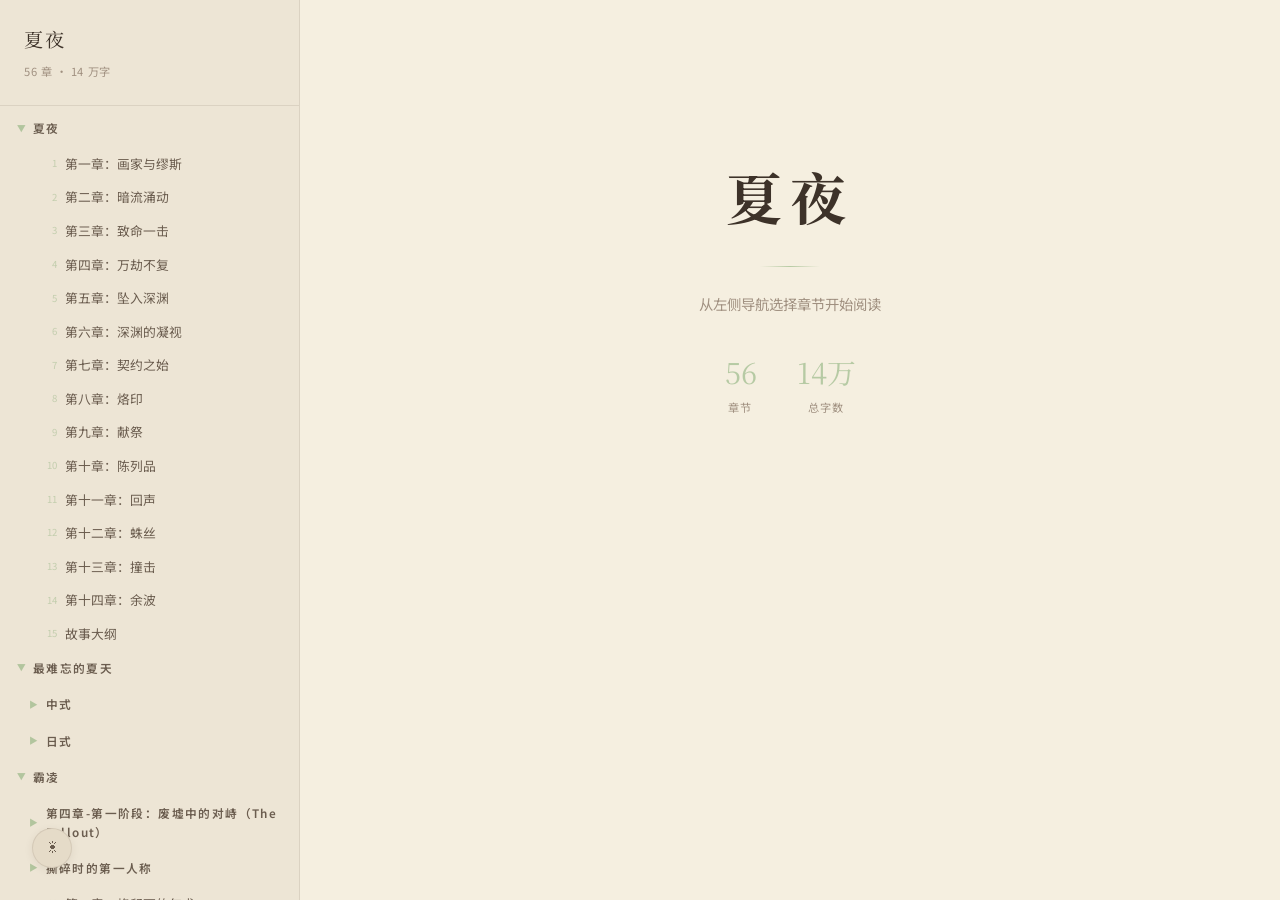
<file: 夏夜/website/index.html>
<!DOCTYPE html>
<html lang="zh-CN">
<head>
<meta charset="UTF-8">
<meta name="viewport" content="width=device-width, initial-scale=1.0">
<title>夏夜</title>
<link rel="preconnect" href="https://fonts.googleapis.com">
<link href="https://fonts.googleapis.com/css2?family=Noto+Serif+SC:wght@400;700&family=Noto+Sans+SC:wght@300;400;700&display=swap" rel="stylesheet">
<link rel="stylesheet" href="common.css">
<style>
*,*::before,*::after{margin:0;padding:0;box-sizing:border-box}
html{font-size:16px;scroll-behavior:smooth}
body{font-family:'Noto Sans SC',sans-serif;background:var(--bg-base);color:var(--text-primary);min-height:100vh;overflow-x:hidden;transition:background 0.35s ease,color 0.35s ease}
::selection{background:var(--selection-bg);color:var(--text-primary)}

.loading-screen{position:fixed;inset:0;z-index:9999;background:var(--bg-base);display:flex;flex-direction:column;align-items:center;justify-content:center;transition:opacity 0.8s ease,visibility 0.8s ease}
.loading-screen.hidden{opacity:0;visibility:hidden;pointer-events:none}
.loading-logo{font-family:'Noto Serif SC',serif;font-size:2rem;color:var(--text-primary);letter-spacing:0.15em;margin-bottom:2rem;animation:pulse 2s ease-in-out infinite}
@keyframes pulse{0%,100%{opacity:1}50%{opacity:0.5}}
.loading-bar{width:200px;height:2px;background:var(--border);border-radius:2px;overflow:hidden}
.loading-bar::after{content:'';display:block;width:40%;height:100%;background:linear-gradient(90deg,transparent,var(--accent),transparent);animation:loading 1.5s ease-in-out infinite}
@keyframes loading{0%{transform:translateX(-100%)}100%{transform:translateX(350%)}}

#app{display:none;min-height:100vh}
#app.active{display:flex}

.sidebar{position:fixed;left:0;top:0;bottom:0;width:300px;background:var(--bg-surface);border-right:1px solid var(--border);overflow-y:auto;z-index:100;display:flex;flex-direction:column;transition:transform 0.3s ease,background 0.35s ease}
.sidebar-header{padding:1.5rem;border-bottom:1px solid var(--border);flex-shrink:0}
.sidebar-logo{font-family:'Noto Serif SC',serif;font-size:1.2rem;color:var(--text-primary);letter-spacing:0.1em;cursor:pointer}
.sidebar-stats{font-size:0.7rem;color:var(--text-dim);margin-top:0.5rem;letter-spacing:0.05em}
.nav-scroll{flex:1;overflow-y:auto;padding:0.3rem 0}

.nav-folder-header{display:flex;align-items:center;gap:0.4rem;padding:0.55rem 1rem;font-size:0.73rem;color:var(--text-secondary);cursor:pointer;letter-spacing:0.12em;transition:color 0.3s;user-select:none;font-weight:600}
.nav-folder-header:hover{color:var(--text-primary)}
.nav-folder-header .arrow{font-size:0.55rem;transition:transform 0.3s;color:var(--accent-dim);flex-shrink:0}
.nav-folder.open>.nav-folder-header .arrow{transform:rotate(90deg)}
.nav-folder-body{max-height:0;overflow:hidden;transition:max-height 0.35s ease}
.nav-folder.open>.nav-folder-body{max-height:4000px}
.nav-folder-body .nav-folder-header{padding-left:1.8rem}
.nav-folder-body .nav-item{padding-left:2.6rem}
.nav-folder-body .nav-folder-body .nav-folder-header{padding-left:2.6rem}
.nav-folder-body .nav-folder-body .nav-item{padding-left:3.4rem}
.nav-folder-body .nav-folder-body .nav-folder-body .nav-folder-header{padding-left:3.4rem}
.nav-folder-body .nav-folder-body .nav-folder-body .nav-item{padding-left:4.2rem}

.nav-item{display:flex;align-items:center;gap:0.5rem;padding:0.45rem 1rem 0.45rem 1.8rem;font-size:0.8rem;color:var(--text-secondary);cursor:pointer;transition:all 0.25s;border-left:2px solid transparent;line-height:1.5}
.nav-item:hover{color:var(--text-primary);background:rgba(91,170,126,0.05);border-left-color:var(--accent-dim)}
.nav-item.active{color:var(--text-primary);background:rgba(91,170,126,0.08);border-left-color:var(--accent)}
.nav-item .ch-num{font-size:0.6rem;color:var(--accent-dim);min-width:1.4em;text-align:right;flex-shrink:0;opacity:0.7}

.main{flex:1;margin-left:300px;min-height:100vh;position:relative}
.content-area{max-width:780px;margin:0 auto;padding:3rem 2.5rem 6rem}

.welcome{max-width:600px;margin:8vh auto 0;text-align:center;padding:2rem}
.welcome h1{font-family:'Noto Serif SC',serif;font-size:clamp(2rem,6vw,3.5rem);color:var(--text-primary);letter-spacing:0.15em;margin-bottom:1rem}
.welcome .divider{width:60px;height:1px;background:linear-gradient(90deg,transparent,var(--accent-dim),transparent);margin:1.5rem auto}
.welcome p{font-size:0.9rem;color:var(--text-dim);line-height:1.8}
.welcome .stats{display:flex;justify-content:center;gap:2.5rem;margin-top:2rem;flex-wrap:wrap}
.welcome .stat{text-align:center}
.welcome .stat-num{font-family:'Noto Serif SC',serif;font-size:1.8rem;color:var(--accent-dim)}
.welcome .stat-label{font-size:0.7rem;color:var(--text-dim);letter-spacing:0.1em;margin-top:0.3rem}

.article-meta{margin-bottom:2.5rem;padding-bottom:1.5rem;border-bottom:1px solid var(--border)}
.article-meta h1{font-family:'Noto Serif SC',serif;font-size:clamp(1.5rem,4vw,2.2rem);font-weight:700;color:var(--text-primary);line-height:1.4;margin-bottom:0.5rem}
.article-body{font-family:'Noto Serif SC',serif;font-size:1.05rem;line-height:1.95;color:var(--text-body)}
.article-body p{margin-bottom:1.2em}
.article-body h2{font-family:'Noto Serif SC',serif;font-size:1.35rem;font-weight:700;color:var(--text-primary);margin:2.5rem 0 1rem;padding-bottom:0.5rem;border-bottom:1px solid var(--border)}
.article-body h3{font-family:'Noto Serif SC',serif;font-size:1.15rem;font-weight:700;color:var(--text-primary);margin:2rem 0 0.8rem}
.article-body h4{font-family:'Noto Serif SC',serif;font-size:1.02rem;font-weight:700;color:var(--text-secondary);margin:1.5rem 0 0.6rem}
.article-body blockquote{margin:1.5rem 0;padding:1rem 1.5rem;border-left:3px solid var(--blockquote-border);background:var(--blockquote-bg);font-style:italic;color:var(--text-secondary)}
.article-body strong{color:var(--text-primary);font-weight:700}
.article-body em{color:var(--text-secondary);font-style:italic}
.article-body pre{margin:1.5rem 0;padding:1.2rem;background:rgba(0,0,0,0.35);border:1px solid var(--border);border-radius:4px;overflow-x:auto;font-family:'Courier New',monospace;font-size:0.85rem;line-height:1.6;color:var(--text-secondary)}
.article-body code{font-family:'Courier New',monospace;font-size:0.88em;background:rgba(255,255,255,0.04);padding:0.1em 0.3em;border-radius:2px}
.article-body ul,.article-body ol{margin:1rem 0 1.2rem 1.5rem}
.article-body li{margin-bottom:0.4em}
.article-body hr{border:none;margin:2.5rem auto;width:40%;height:1px;background:linear-gradient(90deg,transparent,rgba(91,170,126,0.25),transparent)}
.article-body .meta-block{margin:1.5rem 0;padding:1rem 1.2rem;background:rgba(0,0,0,0.25);border:1px solid var(--border);border-radius:4px;font-size:0.88rem;line-height:1.8}
.article-body .scene-break{text-align:center;margin:2rem 0;color:rgba(91,170,126,0.35);letter-spacing:1em;font-size:0.9rem}
.breadcrumb{font-size:0.75rem;color:var(--text-dim);margin-bottom:2rem;letter-spacing:0.1em}
.breadcrumb span{cursor:pointer}
.breadcrumb span:hover{color:var(--text-secondary)}
.breadcrumb .sep{margin:0 0.5em;color:var(--accent-dim)}
.reading-time{font-size:0.72rem;color:var(--text-dim);margin-top:0.3rem;opacity:0.7}

.reading-progress{position:fixed;top:0;left:300px;right:0;height:2px;z-index:50;background:transparent}
.reading-progress .bar{height:100%;width:0%;background:linear-gradient(90deg,rgba(91,170,126,0.6),rgba(91,170,126,0.25));transition:width 0.1s}
.scroll-top{position:fixed;bottom:2rem;right:2rem;width:40px;height:40px;background:var(--bg-elevated);border:1px solid var(--border);border-radius:50%;color:var(--text-dim);font-size:1.1rem;cursor:pointer;display:flex;align-items:center;justify-content:center;opacity:0;visibility:hidden;transition:all 0.3s ease;z-index:50}
.scroll-top.visible{opacity:1;visibility:visible}
.scroll-top:hover{border-color:var(--accent);color:var(--text-primary);transform:translateY(-2px);box-shadow:0 4px 12px rgba(0,0,0,0.2)}

.chapter-nav{display:flex;justify-content:space-between;align-items:center;margin-top:3rem;padding-top:1.5rem;border-top:1px solid var(--border)}
.chapter-nav button{padding:0.55rem 1rem;font-size:0.78rem;color:var(--accent-dim);cursor:pointer;background:none;border:1px solid var(--border);border-radius:4px;transition:all 0.3s;font-family:'Noto Sans SC',sans-serif;letter-spacing:0.05em;max-width:42%;overflow:hidden;text-overflow:ellipsis;white-space:nowrap}
.chapter-nav button:hover:not(:disabled){color:var(--text-primary);border-color:var(--accent-dim);background:rgba(91,170,126,0.05)}
.chapter-nav button:disabled{opacity:0.3;cursor:default}
.chapter-nav .pos{font-size:0.75rem;color:var(--text-dim)}

.mobile-toggle{display:none;position:fixed;top:1rem;left:1rem;z-index:200;width:40px;height:40px;background:var(--bg-elevated);border:1px solid var(--border);border-radius:4px;cursor:pointer;align-items:center;justify-content:center;color:var(--text-secondary);font-size:1.2rem}
.sidebar-overlay{display:none;position:fixed;inset:0;background:rgba(0,0,0,0.5);z-index:99}
@media(max-width:768px){.mobile-toggle{display:flex}.sidebar{transform:translateX(-100%);width:280px}.sidebar.open{transform:translateX(0)}.sidebar-overlay.open{display:block}.main{margin-left:0}.content-area{padding:4rem 1.5rem 4rem}.reading-progress{left:0}}
.fade-in{animation:fadeIn 0.4s ease forwards}
@keyframes fadeIn{from{opacity:0;transform:translateY(12px)}to{opacity:1;transform:translateY(0)}}
</style>
</head>
<body>

<div class="loading-screen" id="loading">
  <div class="loading-logo">夏夜</div>
  <div class="loading-bar"></div>
</div>

<div id="app">
  <button class="theme-toggle" onclick="cycleTheme()" title="切换主题">☀</button>
  <button class="mobile-toggle" onclick="toggleSidebar()">☰</button>
  <div class="sidebar-overlay" onclick="toggleSidebar()"></div>
  <div class="reading-progress"><div class="bar" id="progress-bar"></div></div>

  <nav class="sidebar" id="sidebar">
    <div class="sidebar-header">
      <div class="sidebar-logo" onclick="showWelcome()">夏夜</div>
      <div class="sidebar-stats">56 章 · 14 万字</div>
    </div>
    <div class="nav-scroll" id="nav-container"></div>
  </nav>

  <main class="main" id="main-content">
    <div class="content-area" id="content-area"></div>
  </main>

  <button class="scroll-top" id="scroll-top" onclick="window.scrollTo({top:0})">↑</button>
</div>

<script src="content.js"></script>
<script src="utils.js"></script>
<script>
var _chapterIndex = [];

function buildNavigation() {
  _chapterIndex = [];
  var nav = document.getElementById('nav-container');
  nav.innerHTML = '';

  function buildNode(nodes, parentEl, depth) {
    nodes.forEach(function(node) {
      if (node.type === 'section') {
        var folder = document.createElement('div');
        folder.className = 'nav-folder' + (depth === 0 ? ' open' : '');
        var header = document.createElement('div');
        header.className = 'nav-folder-header';
        header.innerHTML = '<span class="arrow">▶</span> ' + node.title;
        header.onclick = function() { folder.classList.toggle('open'); };
        folder.appendChild(header);
        var body = document.createElement('div');
        body.className = 'nav-folder-body';
        buildNode(node.children, body, depth + 1);
        folder.appendChild(body);
        parentEl.appendChild(folder);
      } else if (node.type === 'item') {
        _chapterIndex.push(node.id);
        var el = document.createElement('div');
        el.className = 'nav-item';
        el.dataset.id = node.id;
        el.innerHTML = '<span class="ch-num">' + _chapterIndex.length + '</span>' + node.title;
        el.onclick = function() {
          openContent(node.id);
          document.getElementById('sidebar').classList.remove('open');
          document.querySelector('.sidebar-overlay').classList.remove('open');
        };
        parentEl.appendChild(el);
      }
    });
  }

  buildNode(NAV_TREE, nav, 0);
}

function showWelcome() {
  document.querySelectorAll('.nav-item').forEach(function(el) { el.classList.remove('active'); });
  document.getElementById('content-area').innerHTML =
    '<div class="welcome fade-in">' +
    '<h1>夏夜</h1>' +
    '<div class="divider"></div>' +
    '<p>从左侧导航选择章节开始阅读</p>' +
    '<div class="stats">' +
    '<div class="stat"><div class="stat-num">56</div><div class="stat-label">章节</div></div>' +
    '<div class="stat"><div class="stat-num">14万</div><div class="stat-label">总字数</div></div>' +
    '</div></div>';
}

function openContent(id) {
  var data = CONTENT_DATA[id];
  if (!data) return;

  document.querySelectorAll('.nav-item').forEach(function(el) {
    el.classList.toggle('active', el.dataset.id === id);
  });

  var curIdx = _chapterIndex.indexOf(id);
  var prevId = curIdx > 0 ? _chapterIndex[curIdx - 1] : null;
  var nextId = curIdx < _chapterIndex.length - 1 ? _chapterIndex[curIdx + 1] : null;

  var activeEl = document.querySelector('.nav-item[data-id="' + id + '"]');
  if (activeEl) {
    var parent = activeEl.parentElement;
    while (parent) {
      if (parent.classList.contains('nav-folder-body')) {
        parent.parentElement.classList.add('open');
      }
      parent = parent.parentElement;
    }
  }

  var html = renderMarkdown(data.content);
  var sectionPath = data.section.replace(/ \/ /g, ' <span class="sep">/</span> ');

  document.getElementById('content-area').innerHTML =
    '<div class="fade-in">' +
    '<div class="breadcrumb"><span onclick="showWelcome()">首页</span><span class="sep">/</span>' + sectionPath + '</div>' +
    '<div class="article-meta"><h1>' + data.title + '</h1>' +
    '<div class="reading-time">约 ' + Math.ceil(data.content.length / 500) + ' 分钟阅读 · ' + data.content.length + ' 字</div></div>' +
    '<div class="article-body">' + html + '</div>' +
    '<div class="chapter-nav">' +
    (prevId
      ? '<button onclick="openContent(\'' + prevId + '\')">← ' + CONTENT_DATA[prevId].title + '</button>'
      : '<button disabled>← 已是第一章</button>') +
    '<span class="pos">' + (curIdx + 1) + ' / ' + _chapterIndex.length + '</span>' +
    (nextId
      ? '<button onclick="openContent(\'' + nextId + '\')">' + CONTENT_DATA[nextId].title + ' →</button>'
      : '<button disabled>已是最后一章 →</button>') +
    '</div></div>';

  window.scrollTo({ top: 0, behavior: 'smooth' });
}

function toggleSidebar() {
  document.getElementById('sidebar').classList.toggle('open');
  document.querySelector('.sidebar-overlay').classList.toggle('open');
}

var _scrollTicking = false;
window.addEventListener('scroll', function() {
  if (!_scrollTicking) {
    requestAnimationFrame(function() {
      var bar = document.getElementById('progress-bar');
      if (bar) {
        var st = window.scrollY;
        var dh = document.documentElement.scrollHeight - window.innerHeight;
        bar.style.width = (dh > 0 ? (st / dh) * 100 : 0) + '%';
        var stb = document.getElementById('scroll-top');
        if (stb) stb.classList.toggle('visible', st > 400);
      }
      _scrollTicking = false;
    });
    _scrollTicking = true;
  }
});

window.addEventListener('load', function() {
  setTimeout(function() {
    document.getElementById('loading').classList.add('hidden');
    document.getElementById('app').classList.add('active');
  }, 800);
});

(function() {
  var t = localStorage.getItem('theme') || 'warm';
  document.documentElement.setAttribute('data-theme', t);
  var icons = { warm: '☀', light: '○', dark: '●' };
  var btn = document.querySelector('.theme-toggle');
  if (btn) btn.textContent = icons[t];
  window.cycleTheme = function() {
    var s = ['warm', 'light', 'dark'];
    var cur = document.documentElement.getAttribute('data-theme');
    var i = (s.indexOf(cur) + 1) % s.length;
    document.documentElement.setAttribute('data-theme', s[i]);
    localStorage.setItem('theme', s[i]);
    if (btn) btn.textContent = icons[s[i]];
  };
})();

document.addEventListener('keydown', function(e) {
  if (e.key === 'Escape') {
    var sb = document.getElementById('sidebar');
    if (sb && sb.classList.contains('open')) toggleSidebar();
  }
});

document.addEventListener('DOMContentLoaded', function() {
  buildNavigation();
  showWelcome();
});
</script>
</body>
</html>
</file>
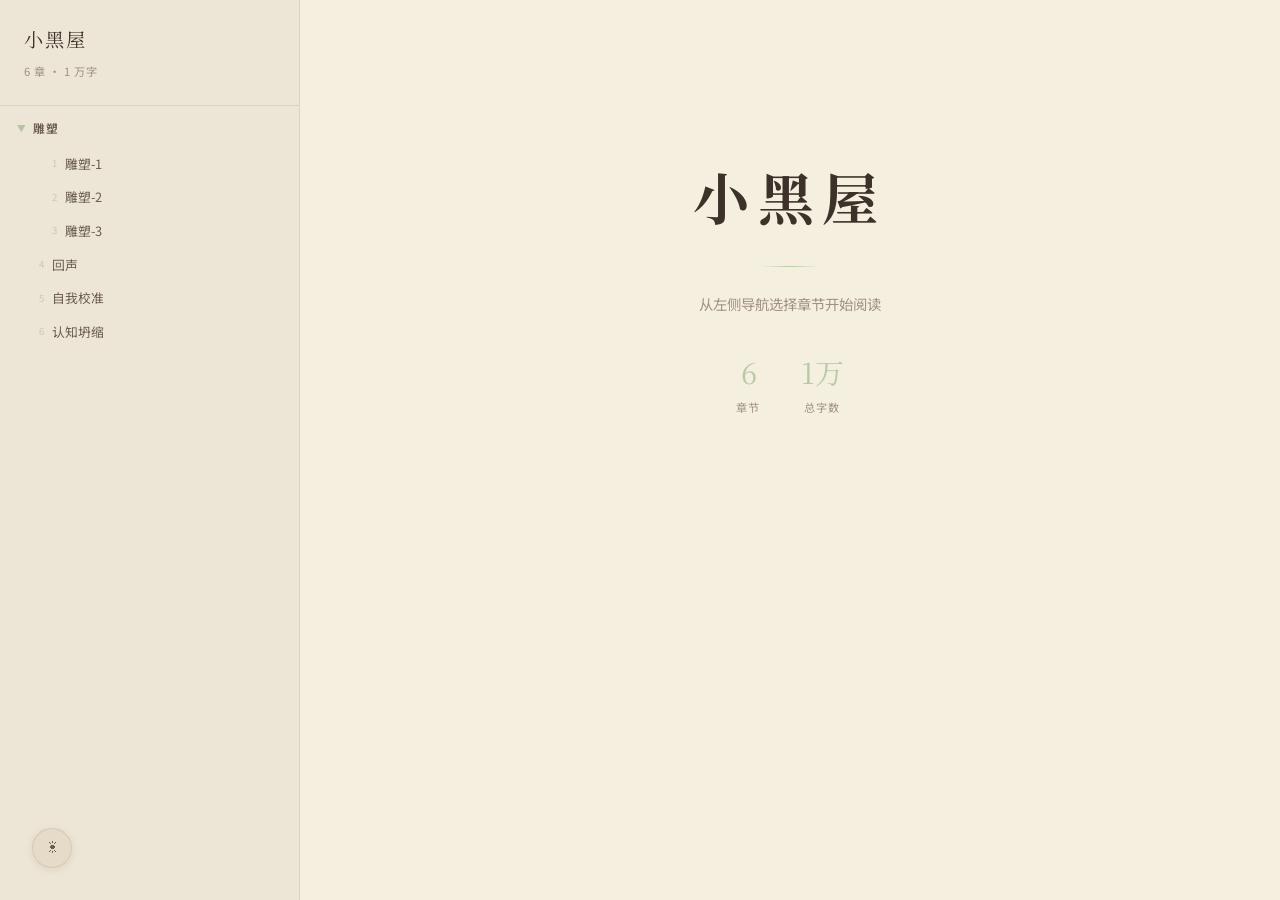
<file: 小黑屋/website/index.html>
<!DOCTYPE html>
<html lang="zh-CN">
<head>
<meta charset="UTF-8">
<meta name="viewport" content="width=device-width, initial-scale=1.0">
<title>小黑屋</title>
<link rel="preconnect" href="https://fonts.googleapis.com">
<link href="https://fonts.googleapis.com/css2?family=Noto+Serif+SC:wght@400;700&family=Noto+Sans+SC:wght@300;400;700&display=swap" rel="stylesheet">
<link rel="stylesheet" href="common.css">
<style>
*,*::before,*::after{margin:0;padding:0;box-sizing:border-box}
html{font-size:16px;scroll-behavior:smooth}
body{font-family:'Noto Sans SC',sans-serif;background:var(--bg-base);color:var(--text-primary);min-height:100vh;overflow-x:hidden;transition:background 0.35s ease,color 0.35s ease}
::selection{background:var(--selection-bg);color:var(--text-primary)}

.loading-screen{position:fixed;inset:0;z-index:9999;background:var(--bg-base);display:flex;flex-direction:column;align-items:center;justify-content:center;transition:opacity 0.8s ease,visibility 0.8s ease}
.loading-screen.hidden{opacity:0;visibility:hidden;pointer-events:none}
.loading-logo{font-family:'Noto Serif SC',serif;font-size:2rem;color:var(--text-primary);letter-spacing:0.15em;margin-bottom:2rem;animation:pulse 2s ease-in-out infinite}
@keyframes pulse{0%,100%{opacity:1}50%{opacity:0.5}}
.loading-bar{width:200px;height:2px;background:var(--border);border-radius:2px;overflow:hidden}
.loading-bar::after{content:'';display:block;width:40%;height:100%;background:linear-gradient(90deg,transparent,var(--accent),transparent);animation:loading 1.5s ease-in-out infinite}
@keyframes loading{0%{transform:translateX(-100%)}100%{transform:translateX(350%)}}

#app{display:none;min-height:100vh}
#app.active{display:flex}

.sidebar{position:fixed;left:0;top:0;bottom:0;width:300px;background:var(--bg-surface);border-right:1px solid var(--border);overflow-y:auto;z-index:100;display:flex;flex-direction:column;transition:transform 0.3s ease,background 0.35s ease}
.sidebar-header{padding:1.5rem;border-bottom:1px solid var(--border);flex-shrink:0}
.sidebar-logo{font-family:'Noto Serif SC',serif;font-size:1.2rem;color:var(--text-primary);letter-spacing:0.1em;cursor:pointer}
.sidebar-stats{font-size:0.7rem;color:var(--text-dim);margin-top:0.5rem;letter-spacing:0.05em}
.nav-scroll{flex:1;overflow-y:auto;padding:0.3rem 0}

.nav-folder-header{display:flex;align-items:center;gap:0.4rem;padding:0.55rem 1rem;font-size:0.73rem;color:var(--text-secondary);cursor:pointer;letter-spacing:0.12em;transition:color 0.3s;user-select:none;font-weight:600}
.nav-folder-header:hover{color:var(--text-primary)}
.nav-folder-header .arrow{font-size:0.55rem;transition:transform 0.3s;color:var(--accent-dim);flex-shrink:0}
.nav-folder.open>.nav-folder-header .arrow{transform:rotate(90deg)}
.nav-folder-body{max-height:0;overflow:hidden;transition:max-height 0.35s ease}
.nav-folder.open>.nav-folder-body{max-height:4000px}
.nav-folder-body .nav-folder-header{padding-left:1.8rem}
.nav-folder-body .nav-item{padding-left:2.6rem}
.nav-folder-body .nav-folder-body .nav-folder-header{padding-left:2.6rem}
.nav-folder-body .nav-folder-body .nav-item{padding-left:3.4rem}
.nav-folder-body .nav-folder-body .nav-folder-body .nav-folder-header{padding-left:3.4rem}
.nav-folder-body .nav-folder-body .nav-folder-body .nav-item{padding-left:4.2rem}

.nav-item{display:flex;align-items:center;gap:0.5rem;padding:0.45rem 1rem 0.45rem 1.8rem;font-size:0.8rem;color:var(--text-secondary);cursor:pointer;transition:all 0.25s;border-left:2px solid transparent;line-height:1.5}
.nav-item:hover{color:var(--text-primary);background:rgba(91,170,126,0.05);border-left-color:var(--accent-dim)}
.nav-item.active{color:var(--text-primary);background:rgba(91,170,126,0.08);border-left-color:var(--accent)}
.nav-item .ch-num{font-size:0.6rem;color:var(--accent-dim);min-width:1.4em;text-align:right;flex-shrink:0;opacity:0.7}

.main{flex:1;margin-left:300px;min-height:100vh;position:relative}
.content-area{max-width:780px;margin:0 auto;padding:3rem 2.5rem 6rem}

.welcome{max-width:600px;margin:8vh auto 0;text-align:center;padding:2rem}
.welcome h1{font-family:'Noto Serif SC',serif;font-size:clamp(2rem,6vw,3.5rem);color:var(--text-primary);letter-spacing:0.15em;margin-bottom:1rem}
.welcome .divider{width:60px;height:1px;background:linear-gradient(90deg,transparent,var(--accent-dim),transparent);margin:1.5rem auto}
.welcome p{font-size:0.9rem;color:var(--text-dim);line-height:1.8}
.welcome .stats{display:flex;justify-content:center;gap:2.5rem;margin-top:2rem;flex-wrap:wrap}
.welcome .stat{text-align:center}
.welcome .stat-num{font-family:'Noto Serif SC',serif;font-size:1.8rem;color:var(--accent-dim)}
.welcome .stat-label{font-size:0.7rem;color:var(--text-dim);letter-spacing:0.1em;margin-top:0.3rem}

.article-meta{margin-bottom:2.5rem;padding-bottom:1.5rem;border-bottom:1px solid var(--border)}
.article-meta h1{font-family:'Noto Serif SC',serif;font-size:clamp(1.5rem,4vw,2.2rem);font-weight:700;color:var(--text-primary);line-height:1.4;margin-bottom:0.5rem}
.article-body{font-family:'Noto Serif SC',serif;font-size:1.05rem;line-height:1.95;color:var(--text-body)}
.article-body p{margin-bottom:1.2em}
.article-body h2{font-family:'Noto Serif SC',serif;font-size:1.35rem;font-weight:700;color:var(--text-primary);margin:2.5rem 0 1rem;padding-bottom:0.5rem;border-bottom:1px solid var(--border)}
.article-body h3{font-family:'Noto Serif SC',serif;font-size:1.15rem;font-weight:700;color:var(--text-primary);margin:2rem 0 0.8rem}
.article-body h4{font-family:'Noto Serif SC',serif;font-size:1.02rem;font-weight:700;color:var(--text-secondary);margin:1.5rem 0 0.6rem}
.article-body blockquote{margin:1.5rem 0;padding:1rem 1.5rem;border-left:3px solid var(--blockquote-border);background:var(--blockquote-bg);font-style:italic;color:var(--text-secondary)}
.article-body strong{color:var(--text-primary);font-weight:700}
.article-body em{color:var(--text-secondary);font-style:italic}
.article-body pre{margin:1.5rem 0;padding:1.2rem;background:rgba(0,0,0,0.35);border:1px solid var(--border);border-radius:4px;overflow-x:auto;font-family:'Courier New',monospace;font-size:0.85rem;line-height:1.6;color:var(--text-secondary)}
.article-body code{font-family:'Courier New',monospace;font-size:0.88em;background:rgba(255,255,255,0.04);padding:0.1em 0.3em;border-radius:2px}
.article-body ul,.article-body ol{margin:1rem 0 1.2rem 1.5rem}
.article-body li{margin-bottom:0.4em}
.article-body hr{border:none;margin:2.5rem auto;width:40%;height:1px;background:linear-gradient(90deg,transparent,rgba(91,170,126,0.25),transparent)}
.article-body .meta-block{margin:1.5rem 0;padding:1rem 1.2rem;background:rgba(0,0,0,0.25);border:1px solid var(--border);border-radius:4px;font-size:0.88rem;line-height:1.8}
.article-body .scene-break{text-align:center;margin:2rem 0;color:rgba(91,170,126,0.35);letter-spacing:1em;font-size:0.9rem}
.breadcrumb{font-size:0.75rem;color:var(--text-dim);margin-bottom:2rem;letter-spacing:0.1em}
.breadcrumb span{cursor:pointer}
.breadcrumb span:hover{color:var(--text-secondary)}
.breadcrumb .sep{margin:0 0.5em;color:var(--accent-dim)}
.reading-time{font-size:0.72rem;color:var(--text-dim);margin-top:0.3rem;opacity:0.7}

.reading-progress{position:fixed;top:0;left:300px;right:0;height:2px;z-index:50;background:transparent}
.reading-progress .bar{height:100%;width:0%;background:linear-gradient(90deg,rgba(91,170,126,0.6),rgba(91,170,126,0.25));transition:width 0.1s}
.scroll-top{position:fixed;bottom:2rem;right:2rem;width:40px;height:40px;background:var(--bg-elevated);border:1px solid var(--border);border-radius:50%;color:var(--text-dim);font-size:1.1rem;cursor:pointer;display:flex;align-items:center;justify-content:center;opacity:0;visibility:hidden;transition:all 0.3s ease;z-index:50}
.scroll-top.visible{opacity:1;visibility:visible}
.scroll-top:hover{border-color:var(--accent);color:var(--text-primary);transform:translateY(-2px);box-shadow:0 4px 12px rgba(0,0,0,0.2)}

.chapter-nav{display:flex;justify-content:space-between;align-items:center;margin-top:3rem;padding-top:1.5rem;border-top:1px solid var(--border)}
.chapter-nav button{padding:0.55rem 1rem;font-size:0.78rem;color:var(--accent-dim);cursor:pointer;background:none;border:1px solid var(--border);border-radius:4px;transition:all 0.3s;font-family:'Noto Sans SC',sans-serif;letter-spacing:0.05em;max-width:42%;overflow:hidden;text-overflow:ellipsis;white-space:nowrap}
.chapter-nav button:hover:not(:disabled){color:var(--text-primary);border-color:var(--accent-dim);background:rgba(91,170,126,0.05)}
.chapter-nav button:disabled{opacity:0.3;cursor:default}
.chapter-nav .pos{font-size:0.75rem;color:var(--text-dim)}

.mobile-toggle{display:none;position:fixed;top:1rem;left:1rem;z-index:200;width:40px;height:40px;background:var(--bg-elevated);border:1px solid var(--border);border-radius:4px;cursor:pointer;align-items:center;justify-content:center;color:var(--text-secondary);font-size:1.2rem}
.sidebar-overlay{display:none;position:fixed;inset:0;background:rgba(0,0,0,0.5);z-index:99}
@media(max-width:768px){.mobile-toggle{display:flex}.sidebar{transform:translateX(-100%);width:280px}.sidebar.open{transform:translateX(0)}.sidebar-overlay.open{display:block}.main{margin-left:0}.content-area{padding:4rem 1.5rem 4rem}.reading-progress{left:0}}
.fade-in{animation:fadeIn 0.4s ease forwards}
@keyframes fadeIn{from{opacity:0;transform:translateY(12px)}to{opacity:1;transform:translateY(0)}}
</style>
</head>
<body>

<div class="loading-screen" id="loading">
  <div class="loading-logo">小黑屋</div>
  <div class="loading-bar"></div>
</div>

<div id="app">
  <button class="theme-toggle" onclick="cycleTheme()" title="切换主题">☀</button>
  <button class="mobile-toggle" onclick="toggleSidebar()">☰</button>
  <div class="sidebar-overlay" onclick="toggleSidebar()"></div>
  <div class="reading-progress"><div class="bar" id="progress-bar"></div></div>

  <nav class="sidebar" id="sidebar">
    <div class="sidebar-header">
      <div class="sidebar-logo" onclick="showWelcome()">小黑屋</div>
      <div class="sidebar-stats">6 章 · 1 万字</div>
    </div>
    <div class="nav-scroll" id="nav-container"></div>
  </nav>

  <main class="main" id="main-content">
    <div class="content-area" id="content-area"></div>
  </main>

  <button class="scroll-top" id="scroll-top" onclick="window.scrollTo({top:0})">↑</button>
</div>

<script src="content.js"></script>
<script src="utils.js"></script>
<script>
var _chapterIndex = [];

function buildNavigation() {
  _chapterIndex = [];
  var nav = document.getElementById('nav-container');
  nav.innerHTML = '';

  function buildNode(nodes, parentEl, depth) {
    nodes.forEach(function(node) {
      if (node.type === 'section') {
        var folder = document.createElement('div');
        folder.className = 'nav-folder' + (depth === 0 ? ' open' : '');
        var header = document.createElement('div');
        header.className = 'nav-folder-header';
        header.innerHTML = '<span class="arrow">▶</span> ' + node.title;
        header.onclick = function() { folder.classList.toggle('open'); };
        folder.appendChild(header);
        var body = document.createElement('div');
        body.className = 'nav-folder-body';
        buildNode(node.children, body, depth + 1);
        folder.appendChild(body);
        parentEl.appendChild(folder);
      } else if (node.type === 'item') {
        _chapterIndex.push(node.id);
        var el = document.createElement('div');
        el.className = 'nav-item';
        el.dataset.id = node.id;
        el.innerHTML = '<span class="ch-num">' + _chapterIndex.length + '</span>' + node.title;
        el.onclick = function() {
          openContent(node.id);
          document.getElementById('sidebar').classList.remove('open');
          document.querySelector('.sidebar-overlay').classList.remove('open');
        };
        parentEl.appendChild(el);
      }
    });
  }

  buildNode(NAV_TREE, nav, 0);
}

function showWelcome() {
  document.querySelectorAll('.nav-item').forEach(function(el) { el.classList.remove('active'); });
  document.getElementById('content-area').innerHTML =
    '<div class="welcome fade-in">' +
    '<h1>小黑屋</h1>' +
    '<div class="divider"></div>' +
    '<p>从左侧导航选择章节开始阅读</p>' +
    '<div class="stats">' +
    '<div class="stat"><div class="stat-num">6</div><div class="stat-label">章节</div></div>' +
    '<div class="stat"><div class="stat-num">1万</div><div class="stat-label">总字数</div></div>' +
    '</div></div>';
}

function openContent(id) {
  var data = CONTENT_DATA[id];
  if (!data) return;

  document.querySelectorAll('.nav-item').forEach(function(el) {
    el.classList.toggle('active', el.dataset.id === id);
  });

  var curIdx = _chapterIndex.indexOf(id);
  var prevId = curIdx > 0 ? _chapterIndex[curIdx - 1] : null;
  var nextId = curIdx < _chapterIndex.length - 1 ? _chapterIndex[curIdx + 1] : null;

  var activeEl = document.querySelector('.nav-item[data-id="' + id + '"]');
  if (activeEl) {
    var parent = activeEl.parentElement;
    while (parent) {
      if (parent.classList.contains('nav-folder-body')) {
        parent.parentElement.classList.add('open');
      }
      parent = parent.parentElement;
    }
  }

  var html = renderMarkdown(data.content);
  var sectionPath = data.section.replace(/ \/ /g, ' <span class="sep">/</span> ');

  document.getElementById('content-area').innerHTML =
    '<div class="fade-in">' +
    '<div class="breadcrumb"><span onclick="showWelcome()">首页</span><span class="sep">/</span>' + sectionPath + '</div>' +
    '<div class="article-meta"><h1>' + data.title + '</h1>' +
    '<div class="reading-time">约 ' + Math.ceil(data.content.length / 500) + ' 分钟阅读 · ' + data.content.length + ' 字</div></div>' +
    '<div class="article-body">' + html + '</div>' +
    '<div class="chapter-nav">' +
    (prevId
      ? '<button onclick="openContent(\'' + prevId + '\')">← ' + CONTENT_DATA[prevId].title + '</button>'
      : '<button disabled>← 已是第一章</button>') +
    '<span class="pos">' + (curIdx + 1) + ' / ' + _chapterIndex.length + '</span>' +
    (nextId
      ? '<button onclick="openContent(\'' + nextId + '\')">' + CONTENT_DATA[nextId].title + ' →</button>'
      : '<button disabled>已是最后一章 →</button>') +
    '</div></div>';

  window.scrollTo({ top: 0, behavior: 'smooth' });
}

function toggleSidebar() {
  document.getElementById('sidebar').classList.toggle('open');
  document.querySelector('.sidebar-overlay').classList.toggle('open');
}

var _scrollTicking = false;
window.addEventListener('scroll', function() {
  if (!_scrollTicking) {
    requestAnimationFrame(function() {
      var bar = document.getElementById('progress-bar');
      if (bar) {
        var st = window.scrollY;
        var dh = document.documentElement.scrollHeight - window.innerHeight;
        bar.style.width = (dh > 0 ? (st / dh) * 100 : 0) + '%';
        var stb = document.getElementById('scroll-top');
        if (stb) stb.classList.toggle('visible', st > 400);
      }
      _scrollTicking = false;
    });
    _scrollTicking = true;
  }
});

window.addEventListener('load', function() {
  setTimeout(function() {
    document.getElementById('loading').classList.add('hidden');
    document.getElementById('app').classList.add('active');
  }, 800);
});

(function() {
  var t = localStorage.getItem('theme') || 'warm';
  document.documentElement.setAttribute('data-theme', t);
  var icons = { warm: '☀', light: '○', dark: '●' };
  var btn = document.querySelector('.theme-toggle');
  if (btn) btn.textContent = icons[t];
  window.cycleTheme = function() {
    var s = ['warm', 'light', 'dark'];
    var cur = document.documentElement.getAttribute('data-theme');
    var i = (s.indexOf(cur) + 1) % s.length;
    document.documentElement.setAttribute('data-theme', s[i]);
    localStorage.setItem('theme', s[i]);
    if (btn) btn.textContent = icons[s[i]];
  };
})();

document.addEventListener('keydown', function(e) {
  if (e.key === 'Escape') {
    var sb = document.getElementById('sidebar');
    if (sb && sb.classList.contains('open')) toggleSidebar();
  }
});

document.addEventListener('DOMContentLoaded', function() {
  buildNavigation();
  showWelcome();
});
</script>
</body>
</html>
</file>
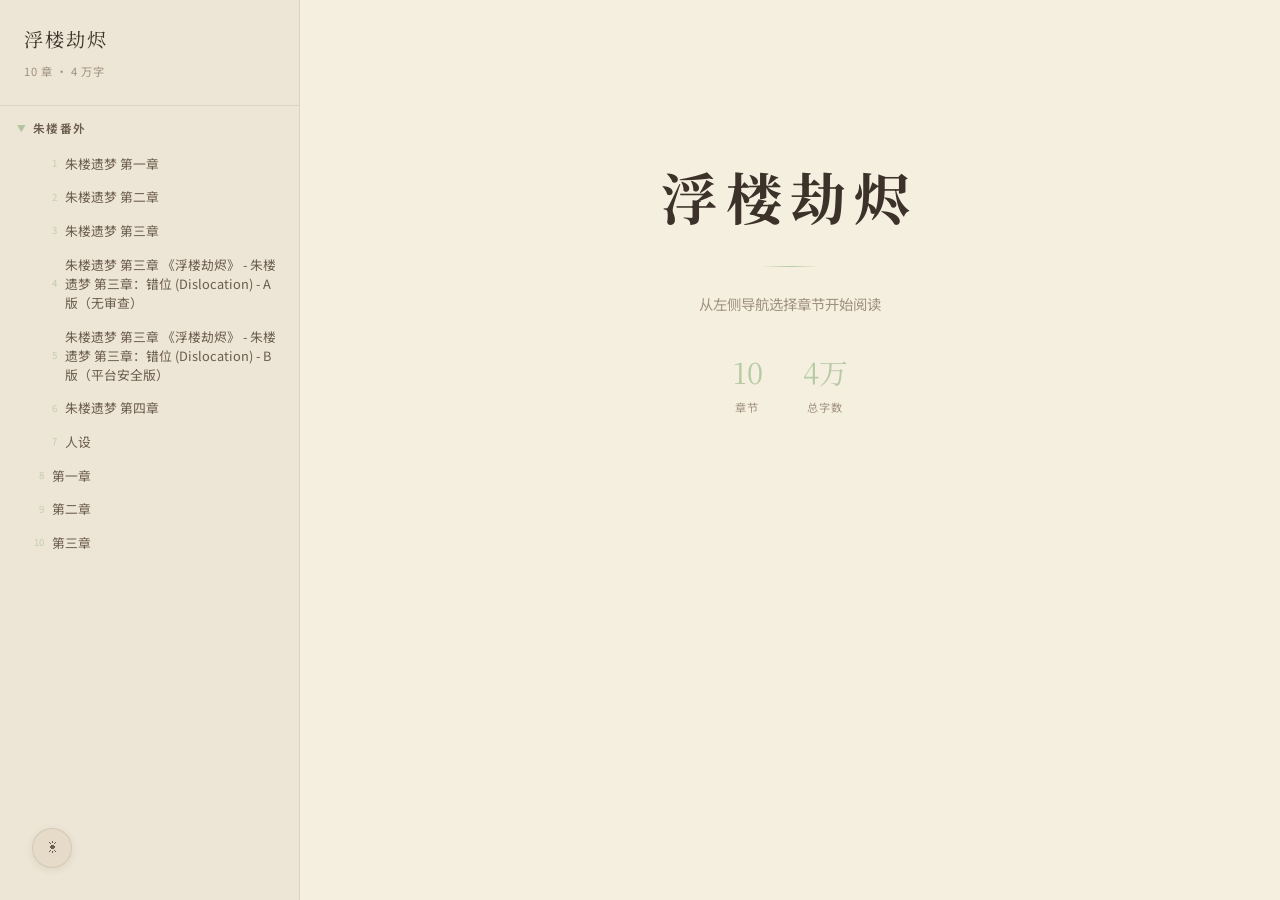
<file: 浮楼劫烬/website/index.html>
<!DOCTYPE html>
<html lang="zh-CN">
<head>
<meta charset="UTF-8">
<meta name="viewport" content="width=device-width, initial-scale=1.0">
<title>浮楼劫烬</title>
<link rel="preconnect" href="https://fonts.googleapis.com">
<link href="https://fonts.googleapis.com/css2?family=Noto+Serif+SC:wght@400;700&family=Noto+Sans+SC:wght@300;400;700&display=swap" rel="stylesheet">
<link rel="stylesheet" href="common.css">
<style>
*,*::before,*::after{margin:0;padding:0;box-sizing:border-box}
html{font-size:16px;scroll-behavior:smooth}
body{font-family:'Noto Sans SC',sans-serif;background:var(--bg-base);color:var(--text-primary);min-height:100vh;overflow-x:hidden;transition:background 0.35s ease,color 0.35s ease}
::selection{background:var(--selection-bg);color:var(--text-primary)}

.loading-screen{position:fixed;inset:0;z-index:9999;background:var(--bg-base);display:flex;flex-direction:column;align-items:center;justify-content:center;transition:opacity 0.8s ease,visibility 0.8s ease}
.loading-screen.hidden{opacity:0;visibility:hidden;pointer-events:none}
.loading-logo{font-family:'Noto Serif SC',serif;font-size:2rem;color:var(--text-primary);letter-spacing:0.15em;margin-bottom:2rem;animation:pulse 2s ease-in-out infinite}
@keyframes pulse{0%,100%{opacity:1}50%{opacity:0.5}}
.loading-bar{width:200px;height:2px;background:var(--border);border-radius:2px;overflow:hidden}
.loading-bar::after{content:'';display:block;width:40%;height:100%;background:linear-gradient(90deg,transparent,var(--accent),transparent);animation:loading 1.5s ease-in-out infinite}
@keyframes loading{0%{transform:translateX(-100%)}100%{transform:translateX(350%)}}

#app{display:none;min-height:100vh}
#app.active{display:flex}

.sidebar{position:fixed;left:0;top:0;bottom:0;width:300px;background:var(--bg-surface);border-right:1px solid var(--border);overflow-y:auto;z-index:100;display:flex;flex-direction:column;transition:transform 0.3s ease,background 0.35s ease}
.sidebar-header{padding:1.5rem;border-bottom:1px solid var(--border);flex-shrink:0}
.sidebar-logo{font-family:'Noto Serif SC',serif;font-size:1.2rem;color:var(--text-primary);letter-spacing:0.1em;cursor:pointer}
.sidebar-stats{font-size:0.7rem;color:var(--text-dim);margin-top:0.5rem;letter-spacing:0.05em}
.nav-scroll{flex:1;overflow-y:auto;padding:0.3rem 0}

.nav-folder-header{display:flex;align-items:center;gap:0.4rem;padding:0.55rem 1rem;font-size:0.73rem;color:var(--text-secondary);cursor:pointer;letter-spacing:0.12em;transition:color 0.3s;user-select:none;font-weight:600}
.nav-folder-header:hover{color:var(--text-primary)}
.nav-folder-header .arrow{font-size:0.55rem;transition:transform 0.3s;color:var(--accent-dim);flex-shrink:0}
.nav-folder.open>.nav-folder-header .arrow{transform:rotate(90deg)}
.nav-folder-body{max-height:0;overflow:hidden;transition:max-height 0.35s ease}
.nav-folder.open>.nav-folder-body{max-height:4000px}
.nav-folder-body .nav-folder-header{padding-left:1.8rem}
.nav-folder-body .nav-item{padding-left:2.6rem}
.nav-folder-body .nav-folder-body .nav-folder-header{padding-left:2.6rem}
.nav-folder-body .nav-folder-body .nav-item{padding-left:3.4rem}
.nav-folder-body .nav-folder-body .nav-folder-body .nav-folder-header{padding-left:3.4rem}
.nav-folder-body .nav-folder-body .nav-folder-body .nav-item{padding-left:4.2rem}

.nav-item{display:flex;align-items:center;gap:0.5rem;padding:0.45rem 1rem 0.45rem 1.8rem;font-size:0.8rem;color:var(--text-secondary);cursor:pointer;transition:all 0.25s;border-left:2px solid transparent;line-height:1.5}
.nav-item:hover{color:var(--text-primary);background:rgba(91,170,126,0.05);border-left-color:var(--accent-dim)}
.nav-item.active{color:var(--text-primary);background:rgba(91,170,126,0.08);border-left-color:var(--accent)}
.nav-item .ch-num{font-size:0.6rem;color:var(--accent-dim);min-width:1.4em;text-align:right;flex-shrink:0;opacity:0.7}

.main{flex:1;margin-left:300px;min-height:100vh;position:relative}
.content-area{max-width:780px;margin:0 auto;padding:3rem 2.5rem 6rem}

.welcome{max-width:600px;margin:8vh auto 0;text-align:center;padding:2rem}
.welcome h1{font-family:'Noto Serif SC',serif;font-size:clamp(2rem,6vw,3.5rem);color:var(--text-primary);letter-spacing:0.15em;margin-bottom:1rem}
.welcome .divider{width:60px;height:1px;background:linear-gradient(90deg,transparent,var(--accent-dim),transparent);margin:1.5rem auto}
.welcome p{font-size:0.9rem;color:var(--text-dim);line-height:1.8}
.welcome .stats{display:flex;justify-content:center;gap:2.5rem;margin-top:2rem;flex-wrap:wrap}
.welcome .stat{text-align:center}
.welcome .stat-num{font-family:'Noto Serif SC',serif;font-size:1.8rem;color:var(--accent-dim)}
.welcome .stat-label{font-size:0.7rem;color:var(--text-dim);letter-spacing:0.1em;margin-top:0.3rem}

.article-meta{margin-bottom:2.5rem;padding-bottom:1.5rem;border-bottom:1px solid var(--border)}
.article-meta h1{font-family:'Noto Serif SC',serif;font-size:clamp(1.5rem,4vw,2.2rem);font-weight:700;color:var(--text-primary);line-height:1.4;margin-bottom:0.5rem}
.article-body{font-family:'Noto Serif SC',serif;font-size:1.05rem;line-height:1.95;color:var(--text-body)}
.article-body p{margin-bottom:1.2em}
.article-body h2{font-family:'Noto Serif SC',serif;font-size:1.35rem;font-weight:700;color:var(--text-primary);margin:2.5rem 0 1rem;padding-bottom:0.5rem;border-bottom:1px solid var(--border)}
.article-body h3{font-family:'Noto Serif SC',serif;font-size:1.15rem;font-weight:700;color:var(--text-primary);margin:2rem 0 0.8rem}
.article-body h4{font-family:'Noto Serif SC',serif;font-size:1.02rem;font-weight:700;color:var(--text-secondary);margin:1.5rem 0 0.6rem}
.article-body blockquote{margin:1.5rem 0;padding:1rem 1.5rem;border-left:3px solid var(--blockquote-border);background:var(--blockquote-bg);font-style:italic;color:var(--text-secondary)}
.article-body strong{color:var(--text-primary);font-weight:700}
.article-body em{color:var(--text-secondary);font-style:italic}
.article-body pre{margin:1.5rem 0;padding:1.2rem;background:rgba(0,0,0,0.35);border:1px solid var(--border);border-radius:4px;overflow-x:auto;font-family:'Courier New',monospace;font-size:0.85rem;line-height:1.6;color:var(--text-secondary)}
.article-body code{font-family:'Courier New',monospace;font-size:0.88em;background:rgba(255,255,255,0.04);padding:0.1em 0.3em;border-radius:2px}
.article-body ul,.article-body ol{margin:1rem 0 1.2rem 1.5rem}
.article-body li{margin-bottom:0.4em}
.article-body hr{border:none;margin:2.5rem auto;width:40%;height:1px;background:linear-gradient(90deg,transparent,rgba(91,170,126,0.25),transparent)}
.article-body .meta-block{margin:1.5rem 0;padding:1rem 1.2rem;background:rgba(0,0,0,0.25);border:1px solid var(--border);border-radius:4px;font-size:0.88rem;line-height:1.8}
.article-body .scene-break{text-align:center;margin:2rem 0;color:rgba(91,170,126,0.35);letter-spacing:1em;font-size:0.9rem}
.breadcrumb{font-size:0.75rem;color:var(--text-dim);margin-bottom:2rem;letter-spacing:0.1em}
.breadcrumb span{cursor:pointer}
.breadcrumb span:hover{color:var(--text-secondary)}
.breadcrumb .sep{margin:0 0.5em;color:var(--accent-dim)}
.reading-time{font-size:0.72rem;color:var(--text-dim);margin-top:0.3rem;opacity:0.7}

.reading-progress{position:fixed;top:0;left:300px;right:0;height:2px;z-index:50;background:transparent}
.reading-progress .bar{height:100%;width:0%;background:linear-gradient(90deg,rgba(91,170,126,0.6),rgba(91,170,126,0.25));transition:width 0.1s}
.scroll-top{position:fixed;bottom:2rem;right:2rem;width:40px;height:40px;background:var(--bg-elevated);border:1px solid var(--border);border-radius:50%;color:var(--text-dim);font-size:1.1rem;cursor:pointer;display:flex;align-items:center;justify-content:center;opacity:0;visibility:hidden;transition:all 0.3s ease;z-index:50}
.scroll-top.visible{opacity:1;visibility:visible}
.scroll-top:hover{border-color:var(--accent);color:var(--text-primary);transform:translateY(-2px);box-shadow:0 4px 12px rgba(0,0,0,0.2)}

.chapter-nav{display:flex;justify-content:space-between;align-items:center;margin-top:3rem;padding-top:1.5rem;border-top:1px solid var(--border)}
.chapter-nav button{padding:0.55rem 1rem;font-size:0.78rem;color:var(--accent-dim);cursor:pointer;background:none;border:1px solid var(--border);border-radius:4px;transition:all 0.3s;font-family:'Noto Sans SC',sans-serif;letter-spacing:0.05em;max-width:42%;overflow:hidden;text-overflow:ellipsis;white-space:nowrap}
.chapter-nav button:hover:not(:disabled){color:var(--text-primary);border-color:var(--accent-dim);background:rgba(91,170,126,0.05)}
.chapter-nav button:disabled{opacity:0.3;cursor:default}
.chapter-nav .pos{font-size:0.75rem;color:var(--text-dim)}

.mobile-toggle{display:none;position:fixed;top:1rem;left:1rem;z-index:200;width:40px;height:40px;background:var(--bg-elevated);border:1px solid var(--border);border-radius:4px;cursor:pointer;align-items:center;justify-content:center;color:var(--text-secondary);font-size:1.2rem}
.sidebar-overlay{display:none;position:fixed;inset:0;background:rgba(0,0,0,0.5);z-index:99}
@media(max-width:768px){.mobile-toggle{display:flex}.sidebar{transform:translateX(-100%);width:280px}.sidebar.open{transform:translateX(0)}.sidebar-overlay.open{display:block}.main{margin-left:0}.content-area{padding:4rem 1.5rem 4rem}.reading-progress{left:0}}
.fade-in{animation:fadeIn 0.4s ease forwards}
@keyframes fadeIn{from{opacity:0;transform:translateY(12px)}to{opacity:1;transform:translateY(0)}}
</style>
</head>
<body>

<div class="loading-screen" id="loading">
  <div class="loading-logo">浮楼劫烬</div>
  <div class="loading-bar"></div>
</div>

<div id="app">
  <button class="theme-toggle" onclick="cycleTheme()" title="切换主题">☀</button>
  <button class="mobile-toggle" onclick="toggleSidebar()">☰</button>
  <div class="sidebar-overlay" onclick="toggleSidebar()"></div>
  <div class="reading-progress"><div class="bar" id="progress-bar"></div></div>

  <nav class="sidebar" id="sidebar">
    <div class="sidebar-header">
      <div class="sidebar-logo" onclick="showWelcome()">浮楼劫烬</div>
      <div class="sidebar-stats">10 章 · 4 万字</div>
    </div>
    <div class="nav-scroll" id="nav-container"></div>
  </nav>

  <main class="main" id="main-content">
    <div class="content-area" id="content-area"></div>
  </main>

  <button class="scroll-top" id="scroll-top" onclick="window.scrollTo({top:0})">↑</button>
</div>

<script src="content.js"></script>
<script src="utils.js"></script>
<script>
var _chapterIndex = [];

function buildNavigation() {
  _chapterIndex = [];
  var nav = document.getElementById('nav-container');
  nav.innerHTML = '';

  function buildNode(nodes, parentEl, depth) {
    nodes.forEach(function(node) {
      if (node.type === 'section') {
        var folder = document.createElement('div');
        folder.className = 'nav-folder' + (depth === 0 ? ' open' : '');
        var header = document.createElement('div');
        header.className = 'nav-folder-header';
        header.innerHTML = '<span class="arrow">▶</span> ' + node.title;
        header.onclick = function() { folder.classList.toggle('open'); };
        folder.appendChild(header);
        var body = document.createElement('div');
        body.className = 'nav-folder-body';
        buildNode(node.children, body, depth + 1);
        folder.appendChild(body);
        parentEl.appendChild(folder);
      } else if (node.type === 'item') {
        _chapterIndex.push(node.id);
        var el = document.createElement('div');
        el.className = 'nav-item';
        el.dataset.id = node.id;
        el.innerHTML = '<span class="ch-num">' + _chapterIndex.length + '</span>' + node.title;
        el.onclick = function() {
          openContent(node.id);
          document.getElementById('sidebar').classList.remove('open');
          document.querySelector('.sidebar-overlay').classList.remove('open');
        };
        parentEl.appendChild(el);
      }
    });
  }

  buildNode(NAV_TREE, nav, 0);
}

function showWelcome() {
  document.querySelectorAll('.nav-item').forEach(function(el) { el.classList.remove('active'); });
  document.getElementById('content-area').innerHTML =
    '<div class="welcome fade-in">' +
    '<h1>浮楼劫烬</h1>' +
    '<div class="divider"></div>' +
    '<p>从左侧导航选择章节开始阅读</p>' +
    '<div class="stats">' +
    '<div class="stat"><div class="stat-num">10</div><div class="stat-label">章节</div></div>' +
    '<div class="stat"><div class="stat-num">4万</div><div class="stat-label">总字数</div></div>' +
    '</div></div>';
}

function openContent(id) {
  var data = CONTENT_DATA[id];
  if (!data) return;

  document.querySelectorAll('.nav-item').forEach(function(el) {
    el.classList.toggle('active', el.dataset.id === id);
  });

  var curIdx = _chapterIndex.indexOf(id);
  var prevId = curIdx > 0 ? _chapterIndex[curIdx - 1] : null;
  var nextId = curIdx < _chapterIndex.length - 1 ? _chapterIndex[curIdx + 1] : null;

  var activeEl = document.querySelector('.nav-item[data-id="' + id + '"]');
  if (activeEl) {
    var parent = activeEl.parentElement;
    while (parent) {
      if (parent.classList.contains('nav-folder-body')) {
        parent.parentElement.classList.add('open');
      }
      parent = parent.parentElement;
    }
  }

  var html = renderMarkdown(data.content);
  var sectionPath = data.section.replace(/ \/ /g, ' <span class="sep">/</span> ');

  document.getElementById('content-area').innerHTML =
    '<div class="fade-in">' +
    '<div class="breadcrumb"><span onclick="showWelcome()">首页</span><span class="sep">/</span>' + sectionPath + '</div>' +
    '<div class="article-meta"><h1>' + data.title + '</h1>' +
    '<div class="reading-time">约 ' + Math.ceil(data.content.length / 500) + ' 分钟阅读 · ' + data.content.length + ' 字</div></div>' +
    '<div class="article-body">' + html + '</div>' +
    '<div class="chapter-nav">' +
    (prevId
      ? '<button onclick="openContent(\'' + prevId + '\')">← ' + CONTENT_DATA[prevId].title + '</button>'
      : '<button disabled>← 已是第一章</button>') +
    '<span class="pos">' + (curIdx + 1) + ' / ' + _chapterIndex.length + '</span>' +
    (nextId
      ? '<button onclick="openContent(\'' + nextId + '\')">' + CONTENT_DATA[nextId].title + ' →</button>'
      : '<button disabled>已是最后一章 →</button>') +
    '</div></div>';

  window.scrollTo({ top: 0, behavior: 'smooth' });
}

function toggleSidebar() {
  document.getElementById('sidebar').classList.toggle('open');
  document.querySelector('.sidebar-overlay').classList.toggle('open');
}

var _scrollTicking = false;
window.addEventListener('scroll', function() {
  if (!_scrollTicking) {
    requestAnimationFrame(function() {
      var bar = document.getElementById('progress-bar');
      if (bar) {
        var st = window.scrollY;
        var dh = document.documentElement.scrollHeight - window.innerHeight;
        bar.style.width = (dh > 0 ? (st / dh) * 100 : 0) + '%';
        var stb = document.getElementById('scroll-top');
        if (stb) stb.classList.toggle('visible', st > 400);
      }
      _scrollTicking = false;
    });
    _scrollTicking = true;
  }
});

window.addEventListener('load', function() {
  setTimeout(function() {
    document.getElementById('loading').classList.add('hidden');
    document.getElementById('app').classList.add('active');
  }, 800);
});

(function() {
  var t = localStorage.getItem('theme') || 'warm';
  document.documentElement.setAttribute('data-theme', t);
  var icons = { warm: '☀', light: '○', dark: '●' };
  var btn = document.querySelector('.theme-toggle');
  if (btn) btn.textContent = icons[t];
  window.cycleTheme = function() {
    var s = ['warm', 'light', 'dark'];
    var cur = document.documentElement.getAttribute('data-theme');
    var i = (s.indexOf(cur) + 1) % s.length;
    document.documentElement.setAttribute('data-theme', s[i]);
    localStorage.setItem('theme', s[i]);
    if (btn) btn.textContent = icons[s[i]];
  };
})();

document.addEventListener('keydown', function(e) {
  if (e.key === 'Escape') {
    var sb = document.getElementById('sidebar');
    if (sb && sb.classList.contains('open')) toggleSidebar();
  }
});

document.addEventListener('DOMContentLoaded', function() {
  buildNavigation();
  showWelcome();
});
</script>
</body>
</html>
</file>
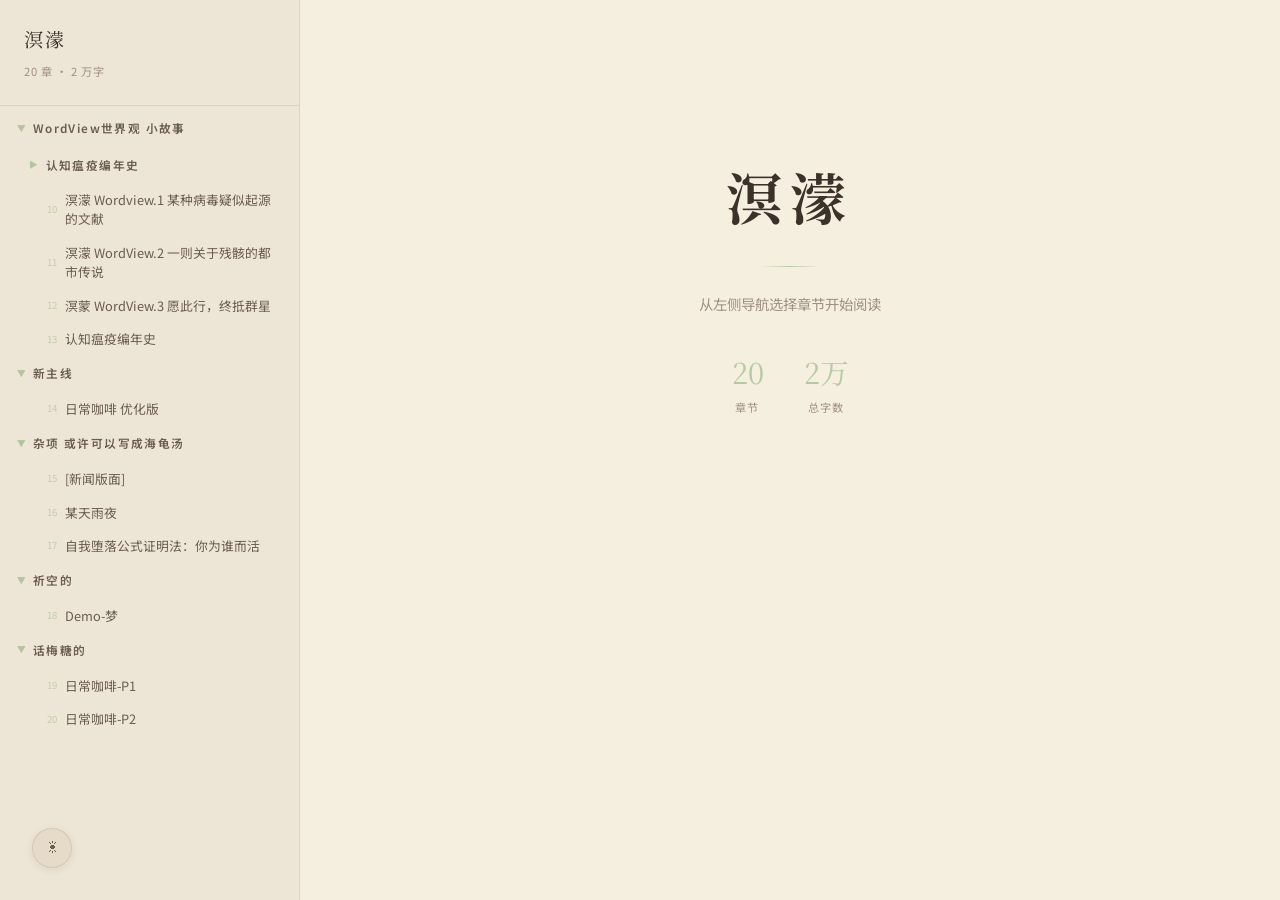
<file: 溟濛/website/index.html>
<!DOCTYPE html>
<html lang="zh-CN">
<head>
<meta charset="UTF-8">
<meta name="viewport" content="width=device-width, initial-scale=1.0">
<title>溟濛</title>
<link rel="preconnect" href="https://fonts.googleapis.com">
<link href="https://fonts.googleapis.com/css2?family=Noto+Serif+SC:wght@400;700&family=Noto+Sans+SC:wght@300;400;700&display=swap" rel="stylesheet">
<link rel="stylesheet" href="common.css">
<style>
*,*::before,*::after{margin:0;padding:0;box-sizing:border-box}
html{font-size:16px;scroll-behavior:smooth}
body{font-family:'Noto Sans SC',sans-serif;background:var(--bg-base);color:var(--text-primary);min-height:100vh;overflow-x:hidden;transition:background 0.35s ease,color 0.35s ease}
::selection{background:var(--selection-bg);color:var(--text-primary)}

.loading-screen{position:fixed;inset:0;z-index:9999;background:var(--bg-base);display:flex;flex-direction:column;align-items:center;justify-content:center;transition:opacity 0.8s ease,visibility 0.8s ease}
.loading-screen.hidden{opacity:0;visibility:hidden;pointer-events:none}
.loading-logo{font-family:'Noto Serif SC',serif;font-size:2rem;color:var(--text-primary);letter-spacing:0.15em;margin-bottom:2rem;animation:pulse 2s ease-in-out infinite}
@keyframes pulse{0%,100%{opacity:1}50%{opacity:0.5}}
.loading-bar{width:200px;height:2px;background:var(--border);border-radius:2px;overflow:hidden}
.loading-bar::after{content:'';display:block;width:40%;height:100%;background:linear-gradient(90deg,transparent,var(--accent),transparent);animation:loading 1.5s ease-in-out infinite}
@keyframes loading{0%{transform:translateX(-100%)}100%{transform:translateX(350%)}}

#app{display:none;min-height:100vh}
#app.active{display:flex}

.sidebar{position:fixed;left:0;top:0;bottom:0;width:300px;background:var(--bg-surface);border-right:1px solid var(--border);overflow-y:auto;z-index:100;display:flex;flex-direction:column;transition:transform 0.3s ease,background 0.35s ease}
.sidebar-header{padding:1.5rem;border-bottom:1px solid var(--border);flex-shrink:0}
.sidebar-logo{font-family:'Noto Serif SC',serif;font-size:1.2rem;color:var(--text-primary);letter-spacing:0.1em;cursor:pointer}
.sidebar-stats{font-size:0.7rem;color:var(--text-dim);margin-top:0.5rem;letter-spacing:0.05em}
.nav-scroll{flex:1;overflow-y:auto;padding:0.3rem 0}

.nav-folder-header{display:flex;align-items:center;gap:0.4rem;padding:0.55rem 1rem;font-size:0.73rem;color:var(--text-secondary);cursor:pointer;letter-spacing:0.12em;transition:color 0.3s;user-select:none;font-weight:600}
.nav-folder-header:hover{color:var(--text-primary)}
.nav-folder-header .arrow{font-size:0.55rem;transition:transform 0.3s;color:var(--accent-dim);flex-shrink:0}
.nav-folder.open>.nav-folder-header .arrow{transform:rotate(90deg)}
.nav-folder-body{max-height:0;overflow:hidden;transition:max-height 0.35s ease}
.nav-folder.open>.nav-folder-body{max-height:4000px}
.nav-folder-body .nav-folder-header{padding-left:1.8rem}
.nav-folder-body .nav-item{padding-left:2.6rem}
.nav-folder-body .nav-folder-body .nav-folder-header{padding-left:2.6rem}
.nav-folder-body .nav-folder-body .nav-item{padding-left:3.4rem}
.nav-folder-body .nav-folder-body .nav-folder-body .nav-folder-header{padding-left:3.4rem}
.nav-folder-body .nav-folder-body .nav-folder-body .nav-item{padding-left:4.2rem}

.nav-item{display:flex;align-items:center;gap:0.5rem;padding:0.45rem 1rem 0.45rem 1.8rem;font-size:0.8rem;color:var(--text-secondary);cursor:pointer;transition:all 0.25s;border-left:2px solid transparent;line-height:1.5}
.nav-item:hover{color:var(--text-primary);background:rgba(91,170,126,0.05);border-left-color:var(--accent-dim)}
.nav-item.active{color:var(--text-primary);background:rgba(91,170,126,0.08);border-left-color:var(--accent)}
.nav-item .ch-num{font-size:0.6rem;color:var(--accent-dim);min-width:1.4em;text-align:right;flex-shrink:0;opacity:0.7}

.main{flex:1;margin-left:300px;min-height:100vh;position:relative}
.content-area{max-width:780px;margin:0 auto;padding:3rem 2.5rem 6rem}

.welcome{max-width:600px;margin:8vh auto 0;text-align:center;padding:2rem}
.welcome h1{font-family:'Noto Serif SC',serif;font-size:clamp(2rem,6vw,3.5rem);color:var(--text-primary);letter-spacing:0.15em;margin-bottom:1rem}
.welcome .divider{width:60px;height:1px;background:linear-gradient(90deg,transparent,var(--accent-dim),transparent);margin:1.5rem auto}
.welcome p{font-size:0.9rem;color:var(--text-dim);line-height:1.8}
.welcome .stats{display:flex;justify-content:center;gap:2.5rem;margin-top:2rem;flex-wrap:wrap}
.welcome .stat{text-align:center}
.welcome .stat-num{font-family:'Noto Serif SC',serif;font-size:1.8rem;color:var(--accent-dim)}
.welcome .stat-label{font-size:0.7rem;color:var(--text-dim);letter-spacing:0.1em;margin-top:0.3rem}

.article-meta{margin-bottom:2.5rem;padding-bottom:1.5rem;border-bottom:1px solid var(--border)}
.article-meta h1{font-family:'Noto Serif SC',serif;font-size:clamp(1.5rem,4vw,2.2rem);font-weight:700;color:var(--text-primary);line-height:1.4;margin-bottom:0.5rem}
.article-body{font-family:'Noto Serif SC',serif;font-size:1.05rem;line-height:1.95;color:var(--text-body)}
.article-body p{margin-bottom:1.2em}
.article-body h2{font-family:'Noto Serif SC',serif;font-size:1.35rem;font-weight:700;color:var(--text-primary);margin:2.5rem 0 1rem;padding-bottom:0.5rem;border-bottom:1px solid var(--border)}
.article-body h3{font-family:'Noto Serif SC',serif;font-size:1.15rem;font-weight:700;color:var(--text-primary);margin:2rem 0 0.8rem}
.article-body h4{font-family:'Noto Serif SC',serif;font-size:1.02rem;font-weight:700;color:var(--text-secondary);margin:1.5rem 0 0.6rem}
.article-body blockquote{margin:1.5rem 0;padding:1rem 1.5rem;border-left:3px solid var(--blockquote-border);background:var(--blockquote-bg);font-style:italic;color:var(--text-secondary)}
.article-body strong{color:var(--text-primary);font-weight:700}
.article-body em{color:var(--text-secondary);font-style:italic}
.article-body pre{margin:1.5rem 0;padding:1.2rem;background:rgba(0,0,0,0.35);border:1px solid var(--border);border-radius:4px;overflow-x:auto;font-family:'Courier New',monospace;font-size:0.85rem;line-height:1.6;color:var(--text-secondary)}
.article-body code{font-family:'Courier New',monospace;font-size:0.88em;background:rgba(255,255,255,0.04);padding:0.1em 0.3em;border-radius:2px}
.article-body ul,.article-body ol{margin:1rem 0 1.2rem 1.5rem}
.article-body li{margin-bottom:0.4em}
.article-body hr{border:none;margin:2.5rem auto;width:40%;height:1px;background:linear-gradient(90deg,transparent,rgba(91,170,126,0.25),transparent)}
.article-body .meta-block{margin:1.5rem 0;padding:1rem 1.2rem;background:rgba(0,0,0,0.25);border:1px solid var(--border);border-radius:4px;font-size:0.88rem;line-height:1.8}
.article-body .scene-break{text-align:center;margin:2rem 0;color:rgba(91,170,126,0.35);letter-spacing:1em;font-size:0.9rem}
.breadcrumb{font-size:0.75rem;color:var(--text-dim);margin-bottom:2rem;letter-spacing:0.1em}
.breadcrumb span{cursor:pointer}
.breadcrumb span:hover{color:var(--text-secondary)}
.breadcrumb .sep{margin:0 0.5em;color:var(--accent-dim)}
.reading-time{font-size:0.72rem;color:var(--text-dim);margin-top:0.3rem;opacity:0.7}

.reading-progress{position:fixed;top:0;left:300px;right:0;height:2px;z-index:50;background:transparent}
.reading-progress .bar{height:100%;width:0%;background:linear-gradient(90deg,rgba(91,170,126,0.6),rgba(91,170,126,0.25));transition:width 0.1s}
.scroll-top{position:fixed;bottom:2rem;right:2rem;width:40px;height:40px;background:var(--bg-elevated);border:1px solid var(--border);border-radius:50%;color:var(--text-dim);font-size:1.1rem;cursor:pointer;display:flex;align-items:center;justify-content:center;opacity:0;visibility:hidden;transition:all 0.3s ease;z-index:50}
.scroll-top.visible{opacity:1;visibility:visible}
.scroll-top:hover{border-color:var(--accent);color:var(--text-primary);transform:translateY(-2px);box-shadow:0 4px 12px rgba(0,0,0,0.2)}

.chapter-nav{display:flex;justify-content:space-between;align-items:center;margin-top:3rem;padding-top:1.5rem;border-top:1px solid var(--border)}
.chapter-nav button{padding:0.55rem 1rem;font-size:0.78rem;color:var(--accent-dim);cursor:pointer;background:none;border:1px solid var(--border);border-radius:4px;transition:all 0.3s;font-family:'Noto Sans SC',sans-serif;letter-spacing:0.05em;max-width:42%;overflow:hidden;text-overflow:ellipsis;white-space:nowrap}
.chapter-nav button:hover:not(:disabled){color:var(--text-primary);border-color:var(--accent-dim);background:rgba(91,170,126,0.05)}
.chapter-nav button:disabled{opacity:0.3;cursor:default}
.chapter-nav .pos{font-size:0.75rem;color:var(--text-dim)}

.mobile-toggle{display:none;position:fixed;top:1rem;left:1rem;z-index:200;width:40px;height:40px;background:var(--bg-elevated);border:1px solid var(--border);border-radius:4px;cursor:pointer;align-items:center;justify-content:center;color:var(--text-secondary);font-size:1.2rem}
.sidebar-overlay{display:none;position:fixed;inset:0;background:rgba(0,0,0,0.5);z-index:99}
@media(max-width:768px){.mobile-toggle{display:flex}.sidebar{transform:translateX(-100%);width:280px}.sidebar.open{transform:translateX(0)}.sidebar-overlay.open{display:block}.main{margin-left:0}.content-area{padding:4rem 1.5rem 4rem}.reading-progress{left:0}}
.fade-in{animation:fadeIn 0.4s ease forwards}
@keyframes fadeIn{from{opacity:0;transform:translateY(12px)}to{opacity:1;transform:translateY(0)}}
</style>
</head>
<body>

<div class="loading-screen" id="loading">
  <div class="loading-logo">溟濛</div>
  <div class="loading-bar"></div>
</div>

<div id="app">
  <button class="theme-toggle" onclick="cycleTheme()" title="切换主题">☀</button>
  <button class="mobile-toggle" onclick="toggleSidebar()">☰</button>
  <div class="sidebar-overlay" onclick="toggleSidebar()"></div>
  <div class="reading-progress"><div class="bar" id="progress-bar"></div></div>

  <nav class="sidebar" id="sidebar">
    <div class="sidebar-header">
      <div class="sidebar-logo" onclick="showWelcome()">溟濛</div>
      <div class="sidebar-stats">20 章 · 2 万字</div>
    </div>
    <div class="nav-scroll" id="nav-container"></div>
  </nav>

  <main class="main" id="main-content">
    <div class="content-area" id="content-area"></div>
  </main>

  <button class="scroll-top" id="scroll-top" onclick="window.scrollTo({top:0})">↑</button>
</div>

<script src="content.js"></script>
<script src="utils.js"></script>
<script>
var _chapterIndex = [];

function buildNavigation() {
  _chapterIndex = [];
  var nav = document.getElementById('nav-container');
  nav.innerHTML = '';

  function buildNode(nodes, parentEl, depth) {
    nodes.forEach(function(node) {
      if (node.type === 'section') {
        var folder = document.createElement('div');
        folder.className = 'nav-folder' + (depth === 0 ? ' open' : '');
        var header = document.createElement('div');
        header.className = 'nav-folder-header';
        header.innerHTML = '<span class="arrow">▶</span> ' + node.title;
        header.onclick = function() { folder.classList.toggle('open'); };
        folder.appendChild(header);
        var body = document.createElement('div');
        body.className = 'nav-folder-body';
        buildNode(node.children, body, depth + 1);
        folder.appendChild(body);
        parentEl.appendChild(folder);
      } else if (node.type === 'item') {
        _chapterIndex.push(node.id);
        var el = document.createElement('div');
        el.className = 'nav-item';
        el.dataset.id = node.id;
        el.innerHTML = '<span class="ch-num">' + _chapterIndex.length + '</span>' + node.title;
        el.onclick = function() {
          openContent(node.id);
          document.getElementById('sidebar').classList.remove('open');
          document.querySelector('.sidebar-overlay').classList.remove('open');
        };
        parentEl.appendChild(el);
      }
    });
  }

  buildNode(NAV_TREE, nav, 0);
}

function showWelcome() {
  document.querySelectorAll('.nav-item').forEach(function(el) { el.classList.remove('active'); });
  document.getElementById('content-area').innerHTML =
    '<div class="welcome fade-in">' +
    '<h1>溟濛</h1>' +
    '<div class="divider"></div>' +
    '<p>从左侧导航选择章节开始阅读</p>' +
    '<div class="stats">' +
    '<div class="stat"><div class="stat-num">20</div><div class="stat-label">章节</div></div>' +
    '<div class="stat"><div class="stat-num">2万</div><div class="stat-label">总字数</div></div>' +
    '</div></div>';
}

function openContent(id) {
  var data = CONTENT_DATA[id];
  if (!data) return;

  document.querySelectorAll('.nav-item').forEach(function(el) {
    el.classList.toggle('active', el.dataset.id === id);
  });

  var curIdx = _chapterIndex.indexOf(id);
  var prevId = curIdx > 0 ? _chapterIndex[curIdx - 1] : null;
  var nextId = curIdx < _chapterIndex.length - 1 ? _chapterIndex[curIdx + 1] : null;

  var activeEl = document.querySelector('.nav-item[data-id="' + id + '"]');
  if (activeEl) {
    var parent = activeEl.parentElement;
    while (parent) {
      if (parent.classList.contains('nav-folder-body')) {
        parent.parentElement.classList.add('open');
      }
      parent = parent.parentElement;
    }
  }

  var html = renderMarkdown(data.content);
  var sectionPath = data.section.replace(/ \/ /g, ' <span class="sep">/</span> ');

  document.getElementById('content-area').innerHTML =
    '<div class="fade-in">' +
    '<div class="breadcrumb"><span onclick="showWelcome()">首页</span><span class="sep">/</span>' + sectionPath + '</div>' +
    '<div class="article-meta"><h1>' + data.title + '</h1>' +
    '<div class="reading-time">约 ' + Math.ceil(data.content.length / 500) + ' 分钟阅读 · ' + data.content.length + ' 字</div></div>' +
    '<div class="article-body">' + html + '</div>' +
    '<div class="chapter-nav">' +
    (prevId
      ? '<button onclick="openContent(\'' + prevId + '\')">← ' + CONTENT_DATA[prevId].title + '</button>'
      : '<button disabled>← 已是第一章</button>') +
    '<span class="pos">' + (curIdx + 1) + ' / ' + _chapterIndex.length + '</span>' +
    (nextId
      ? '<button onclick="openContent(\'' + nextId + '\')">' + CONTENT_DATA[nextId].title + ' →</button>'
      : '<button disabled>已是最后一章 →</button>') +
    '</div></div>';

  window.scrollTo({ top: 0, behavior: 'smooth' });
}

function toggleSidebar() {
  document.getElementById('sidebar').classList.toggle('open');
  document.querySelector('.sidebar-overlay').classList.toggle('open');
}

var _scrollTicking = false;
window.addEventListener('scroll', function() {
  if (!_scrollTicking) {
    requestAnimationFrame(function() {
      var bar = document.getElementById('progress-bar');
      if (bar) {
        var st = window.scrollY;
        var dh = document.documentElement.scrollHeight - window.innerHeight;
        bar.style.width = (dh > 0 ? (st / dh) * 100 : 0) + '%';
        var stb = document.getElementById('scroll-top');
        if (stb) stb.classList.toggle('visible', st > 400);
      }
      _scrollTicking = false;
    });
    _scrollTicking = true;
  }
});

window.addEventListener('load', function() {
  setTimeout(function() {
    document.getElementById('loading').classList.add('hidden');
    document.getElementById('app').classList.add('active');
  }, 800);
});

(function() {
  var t = localStorage.getItem('theme') || 'warm';
  document.documentElement.setAttribute('data-theme', t);
  var icons = { warm: '☀', light: '○', dark: '●' };
  var btn = document.querySelector('.theme-toggle');
  if (btn) btn.textContent = icons[t];
  window.cycleTheme = function() {
    var s = ['warm', 'light', 'dark'];
    var cur = document.documentElement.getAttribute('data-theme');
    var i = (s.indexOf(cur) + 1) % s.length;
    document.documentElement.setAttribute('data-theme', s[i]);
    localStorage.setItem('theme', s[i]);
    if (btn) btn.textContent = icons[s[i]];
  };
})();

document.addEventListener('keydown', function(e) {
  if (e.key === 'Escape') {
    var sb = document.getElementById('sidebar');
    if (sb && sb.classList.contains('open')) toggleSidebar();
  }
});

document.addEventListener('DOMContentLoaded', function() {
  buildNavigation();
  showWelcome();
});
</script>
</body>
</html>
</file>
<file: 夏夜/website/common.css>
/* ===== common.css — 2019血疫纪元 — Multi-theme system ===== */

/* --- Theme: Warm (default) --- */
:root {
  --bg-base: #f5efe0;
  --bg-surface: #ede5d5;
  --bg-elevated: #e5dbc8;
  --bg-card: #f2ead8;
  --text-primary: #3d3229;
  --text-secondary: #6b5d4f;
  --text-dim: #a09080;
  --text-body: #4a3f35;
  --accent: #6b9e5a;
  --accent-glow: rgba(107,158,90,0.15);
  --accent-dim: rgba(107,158,90,0.45);
  --accent-warm: #c48a30;
  --accent-blue: #5a8cbf;
  --accent-red: #c45c5c;
  --border: rgba(60,45,30,0.1);
  --border-hover: rgba(60,45,30,0.18);
  --header-bg: rgba(245,239,224,0.92);
  --header-border: rgba(60,45,30,0.08);
  --selection-bg: rgba(107,158,90,0.3);
  --scrollbar-thumb: rgba(60,45,30,0.15);
  --scrollbar-hover: rgba(60,45,30,0.28);
  --code-bg: rgba(60,45,30,0.06);
  --blockquote-bg: rgba(107,158,90,0.05);
  --blockquote-border: rgba(107,158,90,0.35);
  --shadow: rgba(60,45,30,0.08);
  --radius-sm: 4px;
  --radius-md: 8px;
  --radius-lg: 12px;
  --transition: 0.25s ease;
}

/* --- Theme: Light --- */
[data-theme="light"] {
  --bg-base: #fafaf8;
  --bg-surface: #f2f2f0;
  --bg-elevated: #eaeae8;
  --bg-card: #ffffff;
  --text-primary: #2c2c2c;
  --text-secondary: #5a5a5a;
  --text-dim: #999;
  --text-body: #444;
  --accent: #5baa7e;
  --accent-glow: rgba(91,170,126,0.12);
  --accent-dim: rgba(91,170,126,0.45);
  --accent-warm: #d4944a;
  --accent-blue: #5a8cbf;
  --accent-red: #c45c5c;
  --border: rgba(0,0,0,0.08);
  --border-hover: rgba(0,0,0,0.15);
  --header-bg: rgba(255,255,255,0.92);
  --header-border: rgba(0,0,0,0.06);
  --selection-bg: rgba(91,170,126,0.3);
  --scrollbar-thumb: rgba(0,0,0,0.12);
  --scrollbar-hover: rgba(0,0,0,0.22);
  --code-bg: rgba(0,0,0,0.05);
  --blockquote-bg: rgba(91,170,126,0.04);
  --blockquote-border: rgba(91,170,126,0.35);
  --shadow: rgba(0,0,0,0.06);
}

/* --- Theme: Dark (high contrast) --- */
[data-theme="dark"] {
  --bg-base: #1a1c20;
  --bg-surface: #22242a;
  --bg-elevated: #2a2c32;
  --bg-card: #26282e;
  --text-primary: #e0dcd4;
  --text-secondary: #a8a098;
  --text-dim: #706860;
  --text-body: #d0ccc4;
  --accent: #6bc88e;
  --accent-glow: rgba(107,200,142,0.15);
  --accent-dim: rgba(107,200,142,0.45);
  --accent-warm: #e0a050;
  --accent-blue: #6aa0d0;
  --accent-red: #d06868;
  --border: rgba(255,255,255,0.08);
  --border-hover: rgba(255,255,255,0.15);
  --header-bg: rgba(26,28,32,0.92);
  --header-border: rgba(255,255,255,0.06);
  --selection-bg: rgba(107,200,142,0.3);
  --scrollbar-thumb: rgba(255,255,255,0.1);
  --scrollbar-hover: rgba(255,255,255,0.2);
  --code-bg: rgba(255,255,255,0.04);
  --blockquote-bg: rgba(107,200,142,0.05);
  --blockquote-border: rgba(107,200,142,0.35);
  --shadow: rgba(0,0,0,0.25);
}

/* ===== Reset ===== */
*, *::before, *::after { margin: 0; padding: 0; box-sizing: border-box; }
html { font-size: 16px; scroll-behavior: smooth; }

::selection { background: var(--selection-bg); color: var(--text-primary); }

::-webkit-scrollbar { width: 5px; }
::-webkit-scrollbar-track { background: transparent; }
::-webkit-scrollbar-thumb { background: var(--scrollbar-thumb); border-radius: 3px; }
::-webkit-scrollbar-thumb:hover { background: var(--scrollbar-hover); }

:focus-visible { outline: 2px solid var(--accent-dim); outline-offset: 2px; }
button:focus-visible, a:focus-visible { outline: 2px solid var(--accent-dim); outline-offset: 2px; border-radius: 2px; }

@media (prefers-reduced-motion: reduce) {
  *, *::before, *::after {
    animation-duration: 0.01ms !important;
    animation-iteration-count: 1 !important;
    transition-duration: 0.01ms !important;
  }
  html { scroll-behavior: auto; }
}

/* ===== Body ===== */
body {
  font-family: 'Noto Sans SC', 'PingFang SC', 'Microsoft YaHei', sans-serif;
  background: var(--bg-base);
  color: var(--text-primary);
  overflow-x: hidden;
  min-height: 100vh;
  line-height: 1.6;
  transition: background 0.35s ease, color 0.35s ease;
}

/* ===== Page Header ===== */
.page-header {
  position: fixed; top: 0; left: 0; right: 0; z-index: 100;
  display: flex; align-items: center; justify-content: space-between;
  padding: 0.8rem 2rem;
  background: var(--header-bg);
  border-bottom: 1px solid var(--header-border);
  backdrop-filter: blur(12px);
  -webkit-backdrop-filter: blur(12px);
  transition: background 0.35s ease;
}
.page-header .logo {
  font-family: 'Noto Serif SC', serif;
  font-size: 0.9rem; color: var(--text-primary);
  cursor: pointer; text-decoration: none;
  letter-spacing: 0.05em;
}
.page-header .logo span { color: var(--accent); }
.page-header .nav-links {
  display: flex; gap: 1.2rem; align-items: center;
}
.page-header .nav-links a {
  font-size: 0.75rem; color: var(--text-dim);
  text-decoration: none; transition: color 0.3s;
  letter-spacing: 0.05em;
}
.page-header .nav-links a:hover { color: var(--accent); }
.page-header .nav-links a.active { color: var(--accent-dim); }

/* ===== Theme Toggle ===== */
.theme-toggle {
  position: fixed; bottom: 2rem; left: 2rem;
  z-index: 200;
  width: 40px; height: 40px;
  border-radius: 50%;
  border: 1px solid var(--border);
  background: var(--bg-elevated);
  color: var(--text-secondary);
  font-size: 1rem;
  cursor: pointer;
  display: flex; align-items: center; justify-content: center;
  transition: all 0.3s ease;
  box-shadow: 0 2px 8px var(--shadow);
  padding: 0;
  line-height: 1;
}
.theme-toggle:hover {
  border-color: var(--accent);
  color: var(--accent);
  transform: translateY(-2px);
  box-shadow: 0 4px 12px var(--shadow);
}

/* ===== Animations ===== */
@keyframes fadeIn {
  from { opacity: 0; transform: translateY(12px); }
  to { opacity: 1; transform: translateY(0); }
}
.fade-in { animation: fadeIn 0.4s ease forwards; }

/* ===== Toast ===== */
.toast {
  position: fixed; bottom: 2rem; left: 50%; transform: translateX(-50%);
  padding: 0.6rem 1.5rem;
  background: var(--bg-elevated);
  border: 1px solid var(--border);
  border-radius: var(--radius-md);
  color: var(--text-secondary);
  font-size: 0.82rem;
  z-index: 999;
  animation: fadeIn 0.3s ease;
  pointer-events: none;
  box-shadow: 0 4px 20px var(--shadow);
}

/* ===== Theme Switch JS (inline in each page) =====
  Add to each page:
  <button class="theme-toggle" onclick="cycleTheme()" title="切换主题">☀</button>
  <script>
  (function(){var t=localStorage.getItem('theme')||'warm';document.documentElement.setAttribute('data-theme',t);window.cycleTheme=function(){var s=['warm','light','dark'];var i=(s.indexOf(document.documentElement.getAttribute('data-theme'))+1)%s.length;document.documentElement.setAttribute('data-theme',s[i]);localStorage.setItem('theme',s[i]);document.querySelector('.theme-toggle').textContent={warm:'☀',light:'○',dark:'●'}[s[i]];};document.querySelector('.theme-toggle').textContent={warm:'☀',light:'○',dark:'●'}[t];})();
  </script>
*/
</file>
<file: 小黑屋/website/common.css>
/* ===== common.css — 2019血疫纪元 — Multi-theme system ===== */

/* --- Theme: Warm (default) --- */
:root {
  --bg-base: #f5efe0;
  --bg-surface: #ede5d5;
  --bg-elevated: #e5dbc8;
  --bg-card: #f2ead8;
  --text-primary: #3d3229;
  --text-secondary: #6b5d4f;
  --text-dim: #a09080;
  --text-body: #4a3f35;
  --accent: #6b9e5a;
  --accent-glow: rgba(107,158,90,0.15);
  --accent-dim: rgba(107,158,90,0.45);
  --accent-warm: #c48a30;
  --accent-blue: #5a8cbf;
  --accent-red: #c45c5c;
  --border: rgba(60,45,30,0.1);
  --border-hover: rgba(60,45,30,0.18);
  --header-bg: rgba(245,239,224,0.92);
  --header-border: rgba(60,45,30,0.08);
  --selection-bg: rgba(107,158,90,0.3);
  --scrollbar-thumb: rgba(60,45,30,0.15);
  --scrollbar-hover: rgba(60,45,30,0.28);
  --code-bg: rgba(60,45,30,0.06);
  --blockquote-bg: rgba(107,158,90,0.05);
  --blockquote-border: rgba(107,158,90,0.35);
  --shadow: rgba(60,45,30,0.08);
  --radius-sm: 4px;
  --radius-md: 8px;
  --radius-lg: 12px;
  --transition: 0.25s ease;
}

/* --- Theme: Light --- */
[data-theme="light"] {
  --bg-base: #fafaf8;
  --bg-surface: #f2f2f0;
  --bg-elevated: #eaeae8;
  --bg-card: #ffffff;
  --text-primary: #2c2c2c;
  --text-secondary: #5a5a5a;
  --text-dim: #999;
  --text-body: #444;
  --accent: #5baa7e;
  --accent-glow: rgba(91,170,126,0.12);
  --accent-dim: rgba(91,170,126,0.45);
  --accent-warm: #d4944a;
  --accent-blue: #5a8cbf;
  --accent-red: #c45c5c;
  --border: rgba(0,0,0,0.08);
  --border-hover: rgba(0,0,0,0.15);
  --header-bg: rgba(255,255,255,0.92);
  --header-border: rgba(0,0,0,0.06);
  --selection-bg: rgba(91,170,126,0.3);
  --scrollbar-thumb: rgba(0,0,0,0.12);
  --scrollbar-hover: rgba(0,0,0,0.22);
  --code-bg: rgba(0,0,0,0.05);
  --blockquote-bg: rgba(91,170,126,0.04);
  --blockquote-border: rgba(91,170,126,0.35);
  --shadow: rgba(0,0,0,0.06);
}

/* --- Theme: Dark (high contrast) --- */
[data-theme="dark"] {
  --bg-base: #1a1c20;
  --bg-surface: #22242a;
  --bg-elevated: #2a2c32;
  --bg-card: #26282e;
  --text-primary: #e0dcd4;
  --text-secondary: #a8a098;
  --text-dim: #706860;
  --text-body: #d0ccc4;
  --accent: #6bc88e;
  --accent-glow: rgba(107,200,142,0.15);
  --accent-dim: rgba(107,200,142,0.45);
  --accent-warm: #e0a050;
  --accent-blue: #6aa0d0;
  --accent-red: #d06868;
  --border: rgba(255,255,255,0.08);
  --border-hover: rgba(255,255,255,0.15);
  --header-bg: rgba(26,28,32,0.92);
  --header-border: rgba(255,255,255,0.06);
  --selection-bg: rgba(107,200,142,0.3);
  --scrollbar-thumb: rgba(255,255,255,0.1);
  --scrollbar-hover: rgba(255,255,255,0.2);
  --code-bg: rgba(255,255,255,0.04);
  --blockquote-bg: rgba(107,200,142,0.05);
  --blockquote-border: rgba(107,200,142,0.35);
  --shadow: rgba(0,0,0,0.25);
}

/* ===== Reset ===== */
*, *::before, *::after { margin: 0; padding: 0; box-sizing: border-box; }
html { font-size: 16px; scroll-behavior: smooth; }

::selection { background: var(--selection-bg); color: var(--text-primary); }

::-webkit-scrollbar { width: 5px; }
::-webkit-scrollbar-track { background: transparent; }
::-webkit-scrollbar-thumb { background: var(--scrollbar-thumb); border-radius: 3px; }
::-webkit-scrollbar-thumb:hover { background: var(--scrollbar-hover); }

:focus-visible { outline: 2px solid var(--accent-dim); outline-offset: 2px; }
button:focus-visible, a:focus-visible { outline: 2px solid var(--accent-dim); outline-offset: 2px; border-radius: 2px; }

@media (prefers-reduced-motion: reduce) {
  *, *::before, *::after {
    animation-duration: 0.01ms !important;
    animation-iteration-count: 1 !important;
    transition-duration: 0.01ms !important;
  }
  html { scroll-behavior: auto; }
}

/* ===== Body ===== */
body {
  font-family: 'Noto Sans SC', 'PingFang SC', 'Microsoft YaHei', sans-serif;
  background: var(--bg-base);
  color: var(--text-primary);
  overflow-x: hidden;
  min-height: 100vh;
  line-height: 1.6;
  transition: background 0.35s ease, color 0.35s ease;
}

/* ===== Page Header ===== */
.page-header {
  position: fixed; top: 0; left: 0; right: 0; z-index: 100;
  display: flex; align-items: center; justify-content: space-between;
  padding: 0.8rem 2rem;
  background: var(--header-bg);
  border-bottom: 1px solid var(--header-border);
  backdrop-filter: blur(12px);
  -webkit-backdrop-filter: blur(12px);
  transition: background 0.35s ease;
}
.page-header .logo {
  font-family: 'Noto Serif SC', serif;
  font-size: 0.9rem; color: var(--text-primary);
  cursor: pointer; text-decoration: none;
  letter-spacing: 0.05em;
}
.page-header .logo span { color: var(--accent); }
.page-header .nav-links {
  display: flex; gap: 1.2rem; align-items: center;
}
.page-header .nav-links a {
  font-size: 0.75rem; color: var(--text-dim);
  text-decoration: none; transition: color 0.3s;
  letter-spacing: 0.05em;
}
.page-header .nav-links a:hover { color: var(--accent); }
.page-header .nav-links a.active { color: var(--accent-dim); }

/* ===== Theme Toggle ===== */
.theme-toggle {
  position: fixed; bottom: 2rem; left: 2rem;
  z-index: 200;
  width: 40px; height: 40px;
  border-radius: 50%;
  border: 1px solid var(--border);
  background: var(--bg-elevated);
  color: var(--text-secondary);
  font-size: 1rem;
  cursor: pointer;
  display: flex; align-items: center; justify-content: center;
  transition: all 0.3s ease;
  box-shadow: 0 2px 8px var(--shadow);
  padding: 0;
  line-height: 1;
}
.theme-toggle:hover {
  border-color: var(--accent);
  color: var(--accent);
  transform: translateY(-2px);
  box-shadow: 0 4px 12px var(--shadow);
}

/* ===== Animations ===== */
@keyframes fadeIn {
  from { opacity: 0; transform: translateY(12px); }
  to { opacity: 1; transform: translateY(0); }
}
.fade-in { animation: fadeIn 0.4s ease forwards; }

/* ===== Toast ===== */
.toast {
  position: fixed; bottom: 2rem; left: 50%; transform: translateX(-50%);
  padding: 0.6rem 1.5rem;
  background: var(--bg-elevated);
  border: 1px solid var(--border);
  border-radius: var(--radius-md);
  color: var(--text-secondary);
  font-size: 0.82rem;
  z-index: 999;
  animation: fadeIn 0.3s ease;
  pointer-events: none;
  box-shadow: 0 4px 20px var(--shadow);
}

/* ===== Theme Switch JS (inline in each page) =====
  Add to each page:
  <button class="theme-toggle" onclick="cycleTheme()" title="切换主题">☀</button>
  <script>
  (function(){var t=localStorage.getItem('theme')||'warm';document.documentElement.setAttribute('data-theme',t);window.cycleTheme=function(){var s=['warm','light','dark'];var i=(s.indexOf(document.documentElement.getAttribute('data-theme'))+1)%s.length;document.documentElement.setAttribute('data-theme',s[i]);localStorage.setItem('theme',s[i]);document.querySelector('.theme-toggle').textContent={warm:'☀',light:'○',dark:'●'}[s[i]];};document.querySelector('.theme-toggle').textContent={warm:'☀',light:'○',dark:'●'}[t];})();
  </script>
*/
</file>
<file: 浮楼劫烬/website/common.css>
/* ===== common.css — 2019血疫纪元 — Multi-theme system ===== */

/* --- Theme: Warm (default) --- */
:root {
  --bg-base: #f5efe0;
  --bg-surface: #ede5d5;
  --bg-elevated: #e5dbc8;
  --bg-card: #f2ead8;
  --text-primary: #3d3229;
  --text-secondary: #6b5d4f;
  --text-dim: #a09080;
  --text-body: #4a3f35;
  --accent: #6b9e5a;
  --accent-glow: rgba(107,158,90,0.15);
  --accent-dim: rgba(107,158,90,0.45);
  --accent-warm: #c48a30;
  --accent-blue: #5a8cbf;
  --accent-red: #c45c5c;
  --border: rgba(60,45,30,0.1);
  --border-hover: rgba(60,45,30,0.18);
  --header-bg: rgba(245,239,224,0.92);
  --header-border: rgba(60,45,30,0.08);
  --selection-bg: rgba(107,158,90,0.3);
  --scrollbar-thumb: rgba(60,45,30,0.15);
  --scrollbar-hover: rgba(60,45,30,0.28);
  --code-bg: rgba(60,45,30,0.06);
  --blockquote-bg: rgba(107,158,90,0.05);
  --blockquote-border: rgba(107,158,90,0.35);
  --shadow: rgba(60,45,30,0.08);
  --radius-sm: 4px;
  --radius-md: 8px;
  --radius-lg: 12px;
  --transition: 0.25s ease;
}

/* --- Theme: Light --- */
[data-theme="light"] {
  --bg-base: #fafaf8;
  --bg-surface: #f2f2f0;
  --bg-elevated: #eaeae8;
  --bg-card: #ffffff;
  --text-primary: #2c2c2c;
  --text-secondary: #5a5a5a;
  --text-dim: #999;
  --text-body: #444;
  --accent: #5baa7e;
  --accent-glow: rgba(91,170,126,0.12);
  --accent-dim: rgba(91,170,126,0.45);
  --accent-warm: #d4944a;
  --accent-blue: #5a8cbf;
  --accent-red: #c45c5c;
  --border: rgba(0,0,0,0.08);
  --border-hover: rgba(0,0,0,0.15);
  --header-bg: rgba(255,255,255,0.92);
  --header-border: rgba(0,0,0,0.06);
  --selection-bg: rgba(91,170,126,0.3);
  --scrollbar-thumb: rgba(0,0,0,0.12);
  --scrollbar-hover: rgba(0,0,0,0.22);
  --code-bg: rgba(0,0,0,0.05);
  --blockquote-bg: rgba(91,170,126,0.04);
  --blockquote-border: rgba(91,170,126,0.35);
  --shadow: rgba(0,0,0,0.06);
}

/* --- Theme: Dark (high contrast) --- */
[data-theme="dark"] {
  --bg-base: #1a1c20;
  --bg-surface: #22242a;
  --bg-elevated: #2a2c32;
  --bg-card: #26282e;
  --text-primary: #e0dcd4;
  --text-secondary: #a8a098;
  --text-dim: #706860;
  --text-body: #d0ccc4;
  --accent: #6bc88e;
  --accent-glow: rgba(107,200,142,0.15);
  --accent-dim: rgba(107,200,142,0.45);
  --accent-warm: #e0a050;
  --accent-blue: #6aa0d0;
  --accent-red: #d06868;
  --border: rgba(255,255,255,0.08);
  --border-hover: rgba(255,255,255,0.15);
  --header-bg: rgba(26,28,32,0.92);
  --header-border: rgba(255,255,255,0.06);
  --selection-bg: rgba(107,200,142,0.3);
  --scrollbar-thumb: rgba(255,255,255,0.1);
  --scrollbar-hover: rgba(255,255,255,0.2);
  --code-bg: rgba(255,255,255,0.04);
  --blockquote-bg: rgba(107,200,142,0.05);
  --blockquote-border: rgba(107,200,142,0.35);
  --shadow: rgba(0,0,0,0.25);
}

/* ===== Reset ===== */
*, *::before, *::after { margin: 0; padding: 0; box-sizing: border-box; }
html { font-size: 16px; scroll-behavior: smooth; }

::selection { background: var(--selection-bg); color: var(--text-primary); }

::-webkit-scrollbar { width: 5px; }
::-webkit-scrollbar-track { background: transparent; }
::-webkit-scrollbar-thumb { background: var(--scrollbar-thumb); border-radius: 3px; }
::-webkit-scrollbar-thumb:hover { background: var(--scrollbar-hover); }

:focus-visible { outline: 2px solid var(--accent-dim); outline-offset: 2px; }
button:focus-visible, a:focus-visible { outline: 2px solid var(--accent-dim); outline-offset: 2px; border-radius: 2px; }

@media (prefers-reduced-motion: reduce) {
  *, *::before, *::after {
    animation-duration: 0.01ms !important;
    animation-iteration-count: 1 !important;
    transition-duration: 0.01ms !important;
  }
  html { scroll-behavior: auto; }
}

/* ===== Body ===== */
body {
  font-family: 'Noto Sans SC', 'PingFang SC', 'Microsoft YaHei', sans-serif;
  background: var(--bg-base);
  color: var(--text-primary);
  overflow-x: hidden;
  min-height: 100vh;
  line-height: 1.6;
  transition: background 0.35s ease, color 0.35s ease;
}

/* ===== Page Header ===== */
.page-header {
  position: fixed; top: 0; left: 0; right: 0; z-index: 100;
  display: flex; align-items: center; justify-content: space-between;
  padding: 0.8rem 2rem;
  background: var(--header-bg);
  border-bottom: 1px solid var(--header-border);
  backdrop-filter: blur(12px);
  -webkit-backdrop-filter: blur(12px);
  transition: background 0.35s ease;
}
.page-header .logo {
  font-family: 'Noto Serif SC', serif;
  font-size: 0.9rem; color: var(--text-primary);
  cursor: pointer; text-decoration: none;
  letter-spacing: 0.05em;
}
.page-header .logo span { color: var(--accent); }
.page-header .nav-links {
  display: flex; gap: 1.2rem; align-items: center;
}
.page-header .nav-links a {
  font-size: 0.75rem; color: var(--text-dim);
  text-decoration: none; transition: color 0.3s;
  letter-spacing: 0.05em;
}
.page-header .nav-links a:hover { color: var(--accent); }
.page-header .nav-links a.active { color: var(--accent-dim); }

/* ===== Theme Toggle ===== */
.theme-toggle {
  position: fixed; bottom: 2rem; left: 2rem;
  z-index: 200;
  width: 40px; height: 40px;
  border-radius: 50%;
  border: 1px solid var(--border);
  background: var(--bg-elevated);
  color: var(--text-secondary);
  font-size: 1rem;
  cursor: pointer;
  display: flex; align-items: center; justify-content: center;
  transition: all 0.3s ease;
  box-shadow: 0 2px 8px var(--shadow);
  padding: 0;
  line-height: 1;
}
.theme-toggle:hover {
  border-color: var(--accent);
  color: var(--accent);
  transform: translateY(-2px);
  box-shadow: 0 4px 12px var(--shadow);
}

/* ===== Animations ===== */
@keyframes fadeIn {
  from { opacity: 0; transform: translateY(12px); }
  to { opacity: 1; transform: translateY(0); }
}
.fade-in { animation: fadeIn 0.4s ease forwards; }

/* ===== Toast ===== */
.toast {
  position: fixed; bottom: 2rem; left: 50%; transform: translateX(-50%);
  padding: 0.6rem 1.5rem;
  background: var(--bg-elevated);
  border: 1px solid var(--border);
  border-radius: var(--radius-md);
  color: var(--text-secondary);
  font-size: 0.82rem;
  z-index: 999;
  animation: fadeIn 0.3s ease;
  pointer-events: none;
  box-shadow: 0 4px 20px var(--shadow);
}

/* ===== Theme Switch JS (inline in each page) =====
  Add to each page:
  <button class="theme-toggle" onclick="cycleTheme()" title="切换主题">☀</button>
  <script>
  (function(){var t=localStorage.getItem('theme')||'warm';document.documentElement.setAttribute('data-theme',t);window.cycleTheme=function(){var s=['warm','light','dark'];var i=(s.indexOf(document.documentElement.getAttribute('data-theme'))+1)%s.length;document.documentElement.setAttribute('data-theme',s[i]);localStorage.setItem('theme',s[i]);document.querySelector('.theme-toggle').textContent={warm:'☀',light:'○',dark:'●'}[s[i]];};document.querySelector('.theme-toggle').textContent={warm:'☀',light:'○',dark:'●'}[t];})();
  </script>
*/
</file>
<file: 溟濛/website/common.css>
/* ===== common.css — 2019血疫纪元 — Multi-theme system ===== */

/* --- Theme: Warm (default) --- */
:root {
  --bg-base: #f5efe0;
  --bg-surface: #ede5d5;
  --bg-elevated: #e5dbc8;
  --bg-card: #f2ead8;
  --text-primary: #3d3229;
  --text-secondary: #6b5d4f;
  --text-dim: #a09080;
  --text-body: #4a3f35;
  --accent: #6b9e5a;
  --accent-glow: rgba(107,158,90,0.15);
  --accent-dim: rgba(107,158,90,0.45);
  --accent-warm: #c48a30;
  --accent-blue: #5a8cbf;
  --accent-red: #c45c5c;
  --border: rgba(60,45,30,0.1);
  --border-hover: rgba(60,45,30,0.18);
  --header-bg: rgba(245,239,224,0.92);
  --header-border: rgba(60,45,30,0.08);
  --selection-bg: rgba(107,158,90,0.3);
  --scrollbar-thumb: rgba(60,45,30,0.15);
  --scrollbar-hover: rgba(60,45,30,0.28);
  --code-bg: rgba(60,45,30,0.06);
  --blockquote-bg: rgba(107,158,90,0.05);
  --blockquote-border: rgba(107,158,90,0.35);
  --shadow: rgba(60,45,30,0.08);
  --radius-sm: 4px;
  --radius-md: 8px;
  --radius-lg: 12px;
  --transition: 0.25s ease;
}

/* --- Theme: Light --- */
[data-theme="light"] {
  --bg-base: #fafaf8;
  --bg-surface: #f2f2f0;
  --bg-elevated: #eaeae8;
  --bg-card: #ffffff;
  --text-primary: #2c2c2c;
  --text-secondary: #5a5a5a;
  --text-dim: #999;
  --text-body: #444;
  --accent: #5baa7e;
  --accent-glow: rgba(91,170,126,0.12);
  --accent-dim: rgba(91,170,126,0.45);
  --accent-warm: #d4944a;
  --accent-blue: #5a8cbf;
  --accent-red: #c45c5c;
  --border: rgba(0,0,0,0.08);
  --border-hover: rgba(0,0,0,0.15);
  --header-bg: rgba(255,255,255,0.92);
  --header-border: rgba(0,0,0,0.06);
  --selection-bg: rgba(91,170,126,0.3);
  --scrollbar-thumb: rgba(0,0,0,0.12);
  --scrollbar-hover: rgba(0,0,0,0.22);
  --code-bg: rgba(0,0,0,0.05);
  --blockquote-bg: rgba(91,170,126,0.04);
  --blockquote-border: rgba(91,170,126,0.35);
  --shadow: rgba(0,0,0,0.06);
}

/* --- Theme: Dark (high contrast) --- */
[data-theme="dark"] {
  --bg-base: #1a1c20;
  --bg-surface: #22242a;
  --bg-elevated: #2a2c32;
  --bg-card: #26282e;
  --text-primary: #e0dcd4;
  --text-secondary: #a8a098;
  --text-dim: #706860;
  --text-body: #d0ccc4;
  --accent: #6bc88e;
  --accent-glow: rgba(107,200,142,0.15);
  --accent-dim: rgba(107,200,142,0.45);
  --accent-warm: #e0a050;
  --accent-blue: #6aa0d0;
  --accent-red: #d06868;
  --border: rgba(255,255,255,0.08);
  --border-hover: rgba(255,255,255,0.15);
  --header-bg: rgba(26,28,32,0.92);
  --header-border: rgba(255,255,255,0.06);
  --selection-bg: rgba(107,200,142,0.3);
  --scrollbar-thumb: rgba(255,255,255,0.1);
  --scrollbar-hover: rgba(255,255,255,0.2);
  --code-bg: rgba(255,255,255,0.04);
  --blockquote-bg: rgba(107,200,142,0.05);
  --blockquote-border: rgba(107,200,142,0.35);
  --shadow: rgba(0,0,0,0.25);
}

/* ===== Reset ===== */
*, *::before, *::after { margin: 0; padding: 0; box-sizing: border-box; }
html { font-size: 16px; scroll-behavior: smooth; }

::selection { background: var(--selection-bg); color: var(--text-primary); }

::-webkit-scrollbar { width: 5px; }
::-webkit-scrollbar-track { background: transparent; }
::-webkit-scrollbar-thumb { background: var(--scrollbar-thumb); border-radius: 3px; }
::-webkit-scrollbar-thumb:hover { background: var(--scrollbar-hover); }

:focus-visible { outline: 2px solid var(--accent-dim); outline-offset: 2px; }
button:focus-visible, a:focus-visible { outline: 2px solid var(--accent-dim); outline-offset: 2px; border-radius: 2px; }

@media (prefers-reduced-motion: reduce) {
  *, *::before, *::after {
    animation-duration: 0.01ms !important;
    animation-iteration-count: 1 !important;
    transition-duration: 0.01ms !important;
  }
  html { scroll-behavior: auto; }
}

/* ===== Body ===== */
body {
  font-family: 'Noto Sans SC', 'PingFang SC', 'Microsoft YaHei', sans-serif;
  background: var(--bg-base);
  color: var(--text-primary);
  overflow-x: hidden;
  min-height: 100vh;
  line-height: 1.6;
  transition: background 0.35s ease, color 0.35s ease;
}

/* ===== Page Header ===== */
.page-header {
  position: fixed; top: 0; left: 0; right: 0; z-index: 100;
  display: flex; align-items: center; justify-content: space-between;
  padding: 0.8rem 2rem;
  background: var(--header-bg);
  border-bottom: 1px solid var(--header-border);
  backdrop-filter: blur(12px);
  -webkit-backdrop-filter: blur(12px);
  transition: background 0.35s ease;
}
.page-header .logo {
  font-family: 'Noto Serif SC', serif;
  font-size: 0.9rem; color: var(--text-primary);
  cursor: pointer; text-decoration: none;
  letter-spacing: 0.05em;
}
.page-header .logo span { color: var(--accent); }
.page-header .nav-links {
  display: flex; gap: 1.2rem; align-items: center;
}
.page-header .nav-links a {
  font-size: 0.75rem; color: var(--text-dim);
  text-decoration: none; transition: color 0.3s;
  letter-spacing: 0.05em;
}
.page-header .nav-links a:hover { color: var(--accent); }
.page-header .nav-links a.active { color: var(--accent-dim); }

/* ===== Theme Toggle ===== */
.theme-toggle {
  position: fixed; bottom: 2rem; left: 2rem;
  z-index: 200;
  width: 40px; height: 40px;
  border-radius: 50%;
  border: 1px solid var(--border);
  background: var(--bg-elevated);
  color: var(--text-secondary);
  font-size: 1rem;
  cursor: pointer;
  display: flex; align-items: center; justify-content: center;
  transition: all 0.3s ease;
  box-shadow: 0 2px 8px var(--shadow);
  padding: 0;
  line-height: 1;
}
.theme-toggle:hover {
  border-color: var(--accent);
  color: var(--accent);
  transform: translateY(-2px);
  box-shadow: 0 4px 12px var(--shadow);
}

/* ===== Animations ===== */
@keyframes fadeIn {
  from { opacity: 0; transform: translateY(12px); }
  to { opacity: 1; transform: translateY(0); }
}
.fade-in { animation: fadeIn 0.4s ease forwards; }

/* ===== Toast ===== */
.toast {
  position: fixed; bottom: 2rem; left: 50%; transform: translateX(-50%);
  padding: 0.6rem 1.5rem;
  background: var(--bg-elevated);
  border: 1px solid var(--border);
  border-radius: var(--radius-md);
  color: var(--text-secondary);
  font-size: 0.82rem;
  z-index: 999;
  animation: fadeIn 0.3s ease;
  pointer-events: none;
  box-shadow: 0 4px 20px var(--shadow);
}

/* ===== Theme Switch JS (inline in each page) =====
  Add to each page:
  <button class="theme-toggle" onclick="cycleTheme()" title="切换主题">☀</button>
  <script>
  (function(){var t=localStorage.getItem('theme')||'warm';document.documentElement.setAttribute('data-theme',t);window.cycleTheme=function(){var s=['warm','light','dark'];var i=(s.indexOf(document.documentElement.getAttribute('data-theme'))+1)%s.length;document.documentElement.setAttribute('data-theme',s[i]);localStorage.setItem('theme',s[i]);document.querySelector('.theme-toggle').textContent={warm:'☀',light:'○',dark:'●'}[s[i]];};document.querySelector('.theme-toggle').textContent={warm:'☀',light:'○',dark:'●'}[t];})();
  </script>
*/
</file>
